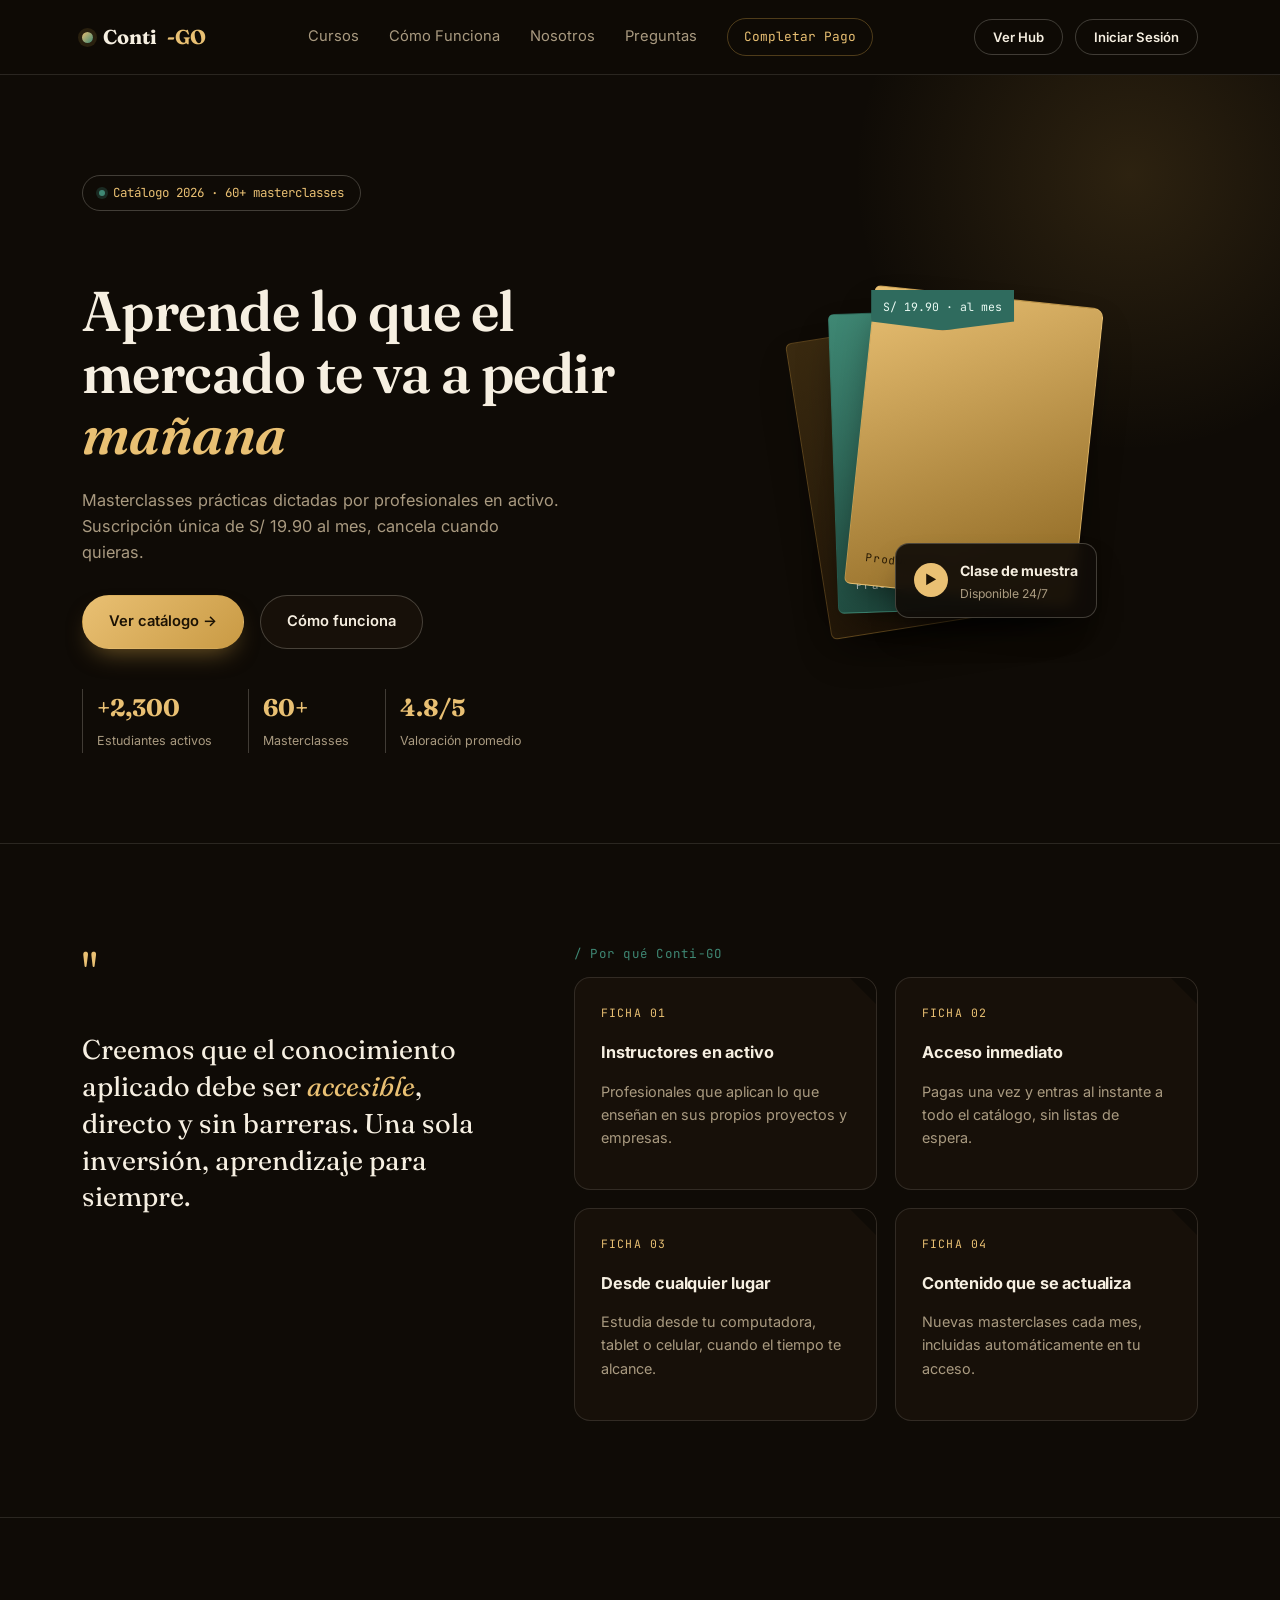
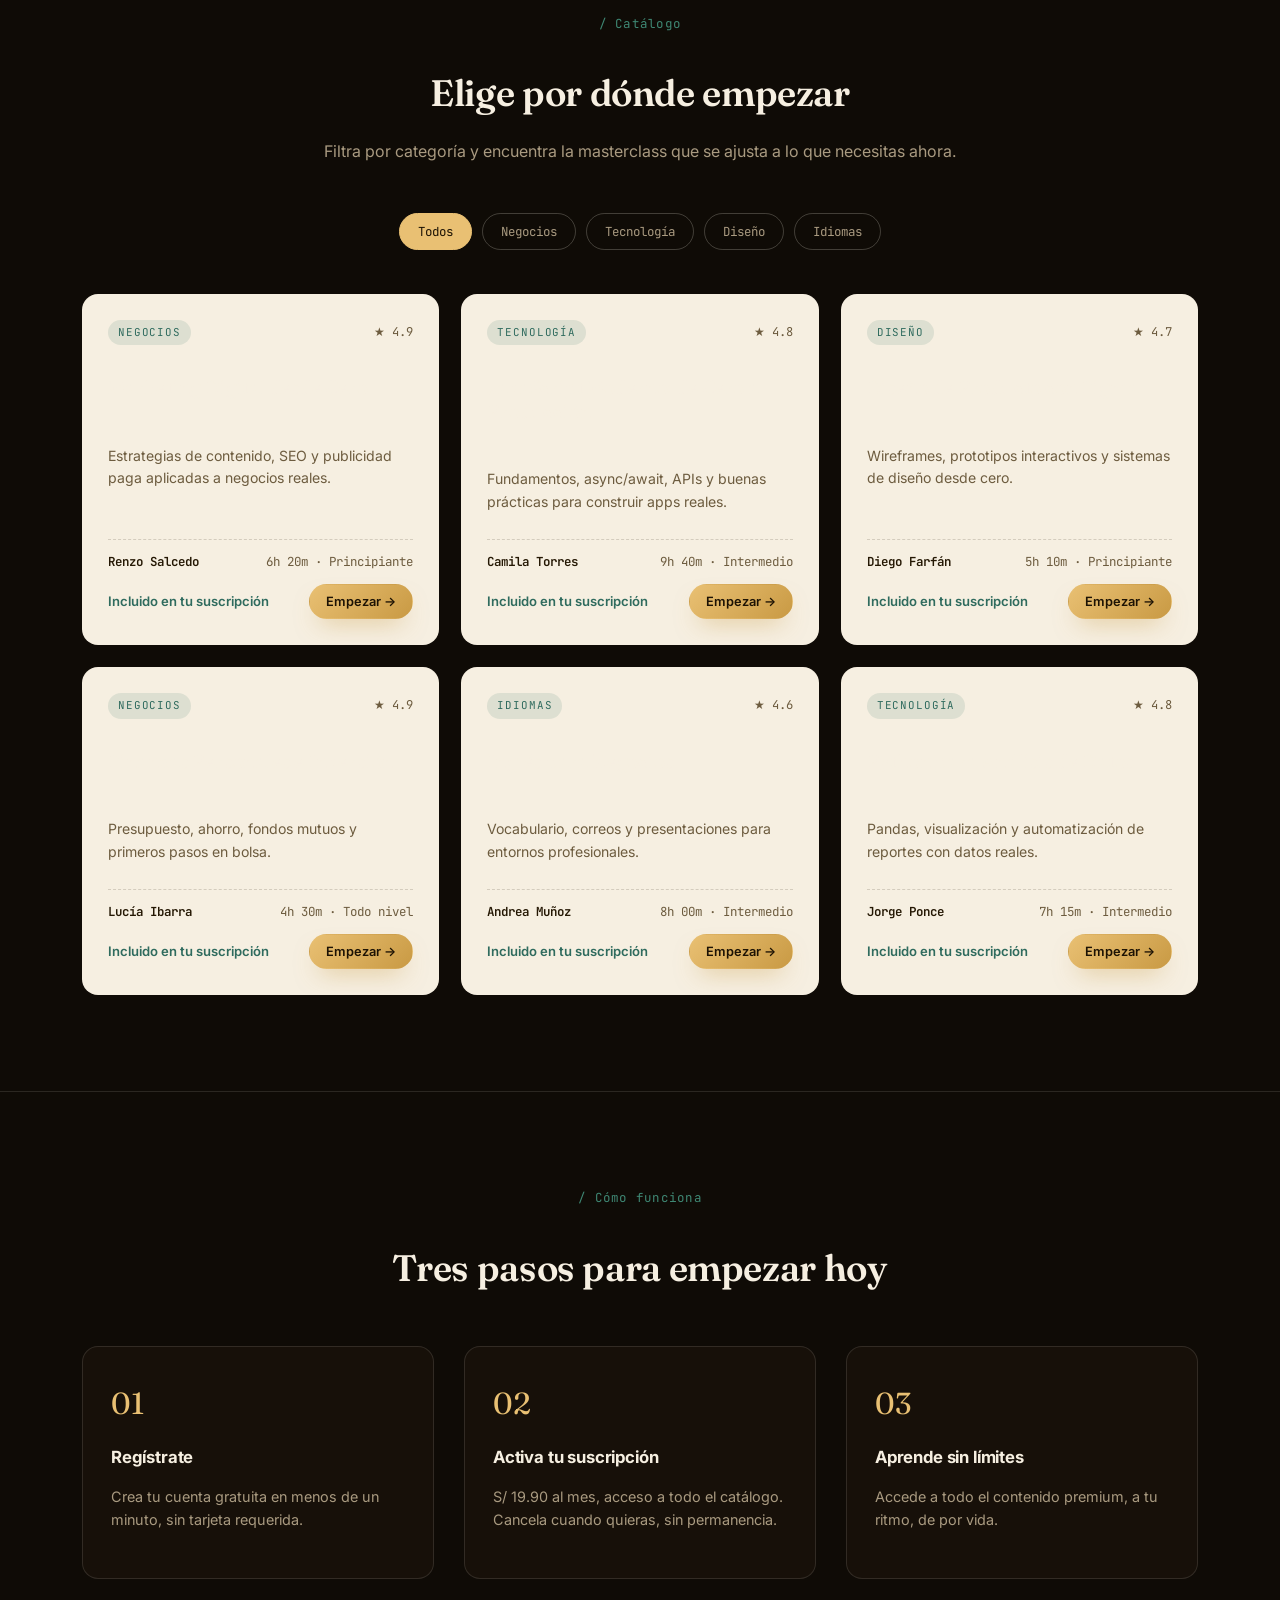
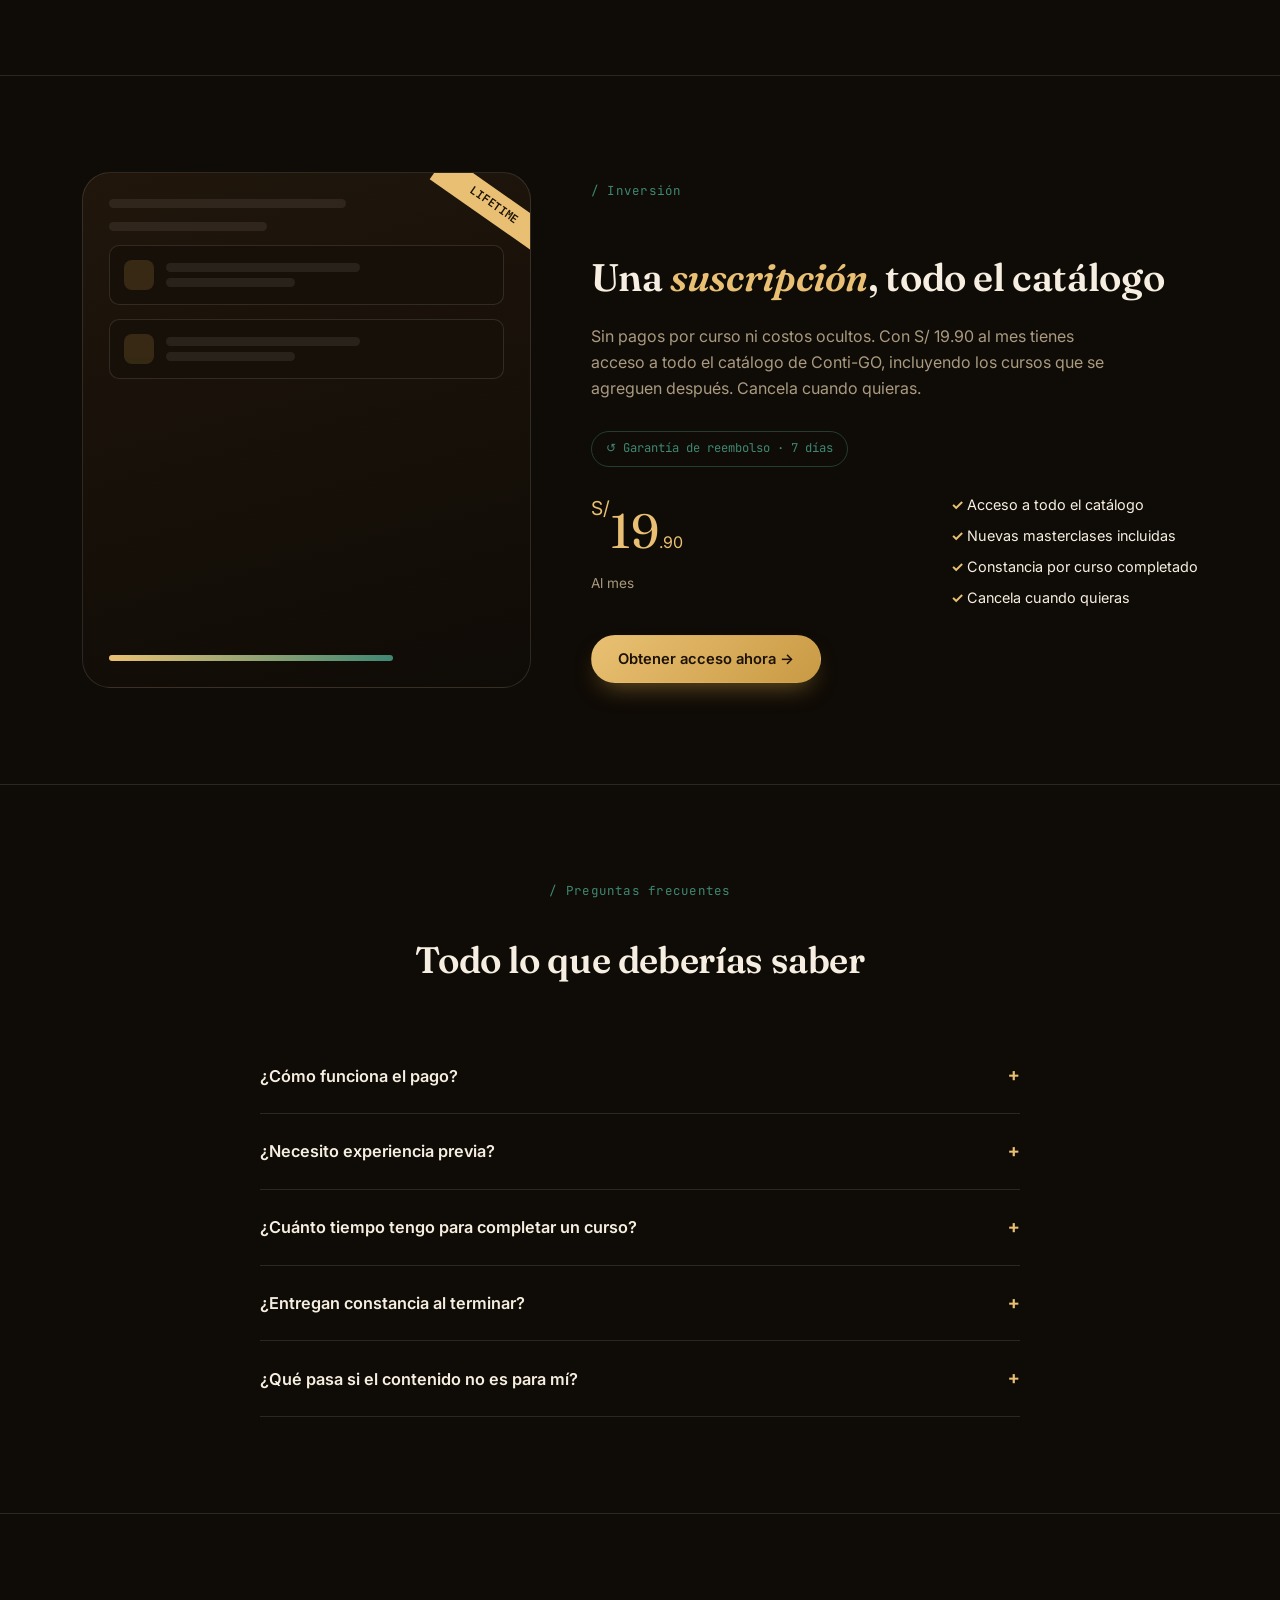
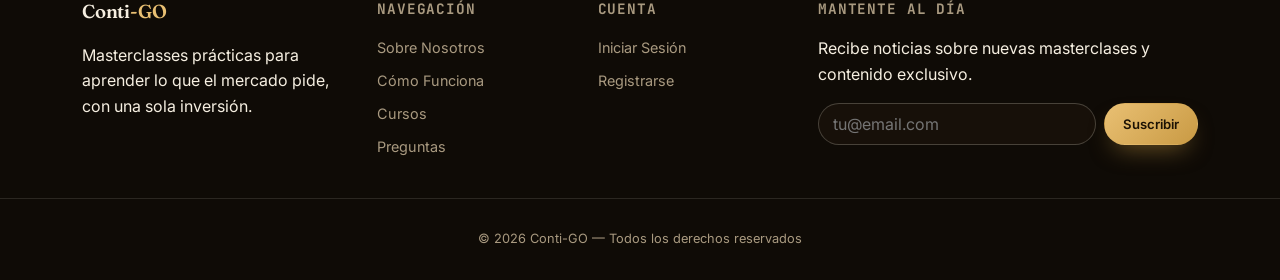
<file: index.html>
<!DOCTYPE html>
<html lang="es">
<head>
<meta charset="UTF-8">
<meta name="viewport" content="width=device-width, initial-scale=1.0">
<title>Conti-GO | Aprende lo que el mercado te va a pedir mañana</title>
<meta name="description" content="Conti-GO: masterclasses prácticas con pago único y acceso de por vida.">
<link rel="preconnect" href="https://fonts.googleapis.com">
<link rel="preconnect" href="https://fonts.gstatic.com" crossorigin>
<link href="https://fonts.googleapis.com/css2?family=Fraunces:ital,opsz,wght@0,9..144,400;0,9..144,600;0,9..144,700;1,9..144,500&family=Inter:wght@400;500;600;700;800&family=JetBrains+Mono:wght@400;500;600&display=swap" rel="stylesheet">
<link rel="stylesheet" href="theme.css">
<style>
/* ============ HERO ============ */
.hero{padding:100px 0 90px;position:relative;overflow:hidden}
.hero::before{content:"";position:absolute;top:-200px;right:-150px;width:600px;height:600px;background:radial-gradient(circle,rgba(201,154,68,.16),transparent 65%);pointer-events:none}
.hero-inner{display:grid;grid-template-columns:1.05fr .95fr;gap:60px;align-items:center;position:relative}
.badge{display:inline-flex;align-items:center;gap:8px;border:1px solid var(--line-strong);padding:7px 16px;border-radius:999px;font-size:.78rem;color:var(--gold-hi);margin-bottom:22px;font-family:var(--mono)}
.badge .dot{width:6px;height:6px;border-radius:50%;background:var(--teal-hi);box-shadow:0 0 0 3px rgba(63,136,116,.25)}
.hero h1{font-size:clamp(2.3rem,4.4vw,3.5rem);line-height:1.1;margin-bottom:22px}
.hero p.lead{color:var(--text-dim);max-width:480px;margin-bottom:30px;font-size:1.02rem}
.hero-buttons{display:flex;gap:16px;margin-bottom:40px;flex-wrap:wrap}
.hero-stats{display:flex;gap:36px;flex-wrap:wrap}
.hero-stats div{border-left:1px solid var(--line-strong);padding-left:14px}
.hero-stats strong{display:block;font-family:var(--serif);font-size:1.5rem;color:var(--gold-hi)}
.hero-stats span{font-size:.78rem;color:var(--text-dim)}

.hero-visual{position:relative;height:420px;display:flex;align-items:center;justify-content:center}
.book-stack{position:relative;width:280px;height:320px}
.book{position:absolute;border-radius:6px 10px 10px 6px;box-shadow:0 20px 40px -14px rgba(0,0,0,.6);display:flex;align-items:flex-end;padding:18px;font-family:var(--mono);font-size:.68rem;letter-spacing:.06em;color:rgba(255,255,255,.75);transition:transform .4s var(--ease)}
.book:hover{transform:translateY(-6px) rotate(0deg) !important}
.book-1{width:230px;height:300px;background:linear-gradient(155deg,#3a2a10,#1a1006);left:0;top:20px;transform:rotate(-9deg);z-index:1;border:1px solid rgba(201,154,68,.3)}
.book-2{width:230px;height:300px;background:linear-gradient(155deg,var(--teal-hi),#173a31);left:26px;top:6px;transform:rotate(-2deg);z-index:2;border:1px solid rgba(63,136,116,.4)}
.book-3{width:230px;height:300px;background:linear-gradient(155deg,var(--gold-hi),#8a641f);left:52px;top:-8px;transform:rotate(6deg);z-index:3;border:1px solid rgba(233,192,115,.5);color:#241703}
.floating-card{position:absolute;bottom:6px;right:-10px;z-index:4;background:rgba(17,13,8,.92);border:1px solid var(--line-strong);border-radius:14px;padding:14px 18px;display:flex;align-items:center;gap:12px;backdrop-filter:blur(6px);box-shadow:0 18px 34px -14px rgba(0,0,0,.7)}
.play-icon{background:var(--gold-hi);color:#1c1204;width:34px;height:34px;border-radius:50%;display:flex;align-items:center;justify-content:center;flex-shrink:0;font-size:.8rem}
.floating-card strong{font-size:.88rem}
.floating-card p{color:var(--text-dim);font-size:.76rem;margin:0}
.ribbon{position:absolute;top:-14px;left:64px;z-index:5;background:var(--teal);color:#eafaf3;font-family:var(--mono);font-size:.72rem;padding:8px 12px 14px;clip-path:polygon(0 0,100% 0,100% 78%,50% 100%,0 78%);box-shadow:0 10px 20px -8px rgba(0,0,0,.5)}

/* ============ VISION ============ */
.vision-inner{display:grid;grid-template-columns:.9fr 1.3fr;gap:60px}
.vision-quote{font-family:var(--serif);font-size:1.7rem;line-height:1.35}
.quote-mark{color:var(--gold-hi);font-size:3rem;display:block;margin-bottom:6px;font-family:var(--serif)}
.vision-cards{display:grid;grid-template-columns:1fr 1fr;gap:18px}
.card-fold::after{content:"";position:absolute;top:0;right:0;width:0;height:0;border-style:solid;border-width:0 26px 26px 0;border-color:transparent var(--ink) transparent transparent;transition:border-width .25s var(--ease)}
.card-fold:hover::after{border-width:0 34px 34px 0}
.card-index{font-family:var(--mono);color:var(--gold-hi);font-size:.72rem;letter-spacing:.1em;margin-bottom:14px;display:block}
.card-fold h3{font-family:var(--sans);font-weight:700;font-size:1.02rem;margin-bottom:8px}
.card-fold p{color:var(--text-dim);font-size:.9rem}

/* ============ CURSOS (vitrina) ============ */
.filter-tabs{display:flex;gap:10px;flex-wrap:wrap;justify-content:center;margin-bottom:44px}
.filter-tab{font-family:var(--mono);font-size:.78rem;padding:9px 18px;border-radius:999px;border:1px solid var(--line-strong);background:transparent;color:var(--text-dim);cursor:pointer;transition:all .2s var(--ease)}
.filter-tab:hover{color:var(--text)}
.filter-tab.active{background:var(--gold-hi);color:#1c1204;border-color:var(--gold-hi)}
.course-grid{display:grid;grid-template-columns:repeat(3,1fr);gap:22px}
.course-card{background:var(--paper);color:var(--ink-text);border-radius:var(--r-md);padding:26px;position:relative;overflow:hidden;transition:transform .3s var(--ease),box-shadow .3s var(--ease);display:flex;flex-direction:column;gap:12px}
.course-card:hover{transform:translateY(-6px);box-shadow:0 22px 40px -16px rgba(0,0,0,.5)}
.course-tag-row{display:flex;justify-content:space-between;align-items:center}
.course-cat{font-family:var(--mono);font-size:.68rem;letter-spacing:.08em;text-transform:uppercase;color:var(--teal);background:rgba(47,107,94,.12);padding:4px 10px;border-radius:999px}
.course-rating{font-family:var(--mono);font-size:.76rem;color:var(--ink-text-dim)}
.course-card h3{font-family:var(--serif);font-size:1.18rem;line-height:1.25}
.course-card p{color:var(--ink-text-dim);font-size:.88rem;flex:1}
.course-meta{display:flex;justify-content:space-between;align-items:center;font-size:.78rem;color:var(--ink-text-dim);border-top:1px dashed var(--line-soft);padding-top:12px;font-family:var(--mono)}
.course-instructor{font-weight:600;color:var(--ink-text)}
.course-price-row{display:flex;justify-content:space-between;align-items:center;gap:10px}
.course-price{font-family:var(--sans);font-size:.82rem;color:var(--teal);font-weight:600}
.course-price-currency{font-family:var(--mono);font-size:.8rem;vertical-align:top}
.course-buy{white-space:nowrap;padding:9px 16px;font-size:.8rem}

/* ============ COMO FUNCIONA ============ */
.steps{display:grid;grid-template-columns:repeat(3,1fr);gap:30px}
.step{background:var(--ink-2);border:1px solid var(--line);border-radius:var(--r-md);padding:32px 28px}
.step-number{color:var(--gold-hi);font-family:var(--serif);font-size:1.9rem;display:block;margin-bottom:8px}
.step h3{font-family:var(--sans);font-weight:700;margin-bottom:8px;font-size:1.05rem}
.step p{color:var(--text-dim);font-size:.9rem}

/* ============ PAGO (teaser en landing) ============ */
.pago-inner{display:grid;grid-template-columns:.85fr 1.15fr;gap:60px;align-items:center}
.pago-visual{border-radius:var(--r-lg);overflow:hidden;aspect-ratio:4/4.6;background:linear-gradient(165deg,var(--ink-3),var(--ink));border:1px solid var(--line);position:relative;padding:26px;display:flex;flex-direction:column;gap:14px}
.pago-visual .mock-line{height:9px;border-radius:5px;background:rgba(246,239,225,.08)}
.pago-visual .mock-line.w60{width:60%}
.pago-visual .mock-line.w40{width:40%}
.pago-visual .mock-bar{background:var(--ink-2);border:1px solid var(--line);border-radius:10px;padding:14px;display:flex;align-items:center;gap:12px}
.pago-visual .mock-icon{width:30px;height:30px;border-radius:8px;background:rgba(201,154,68,.18);flex-shrink:0}
.pago-visual .mock-fill{height:6px;border-radius:4px;background:linear-gradient(90deg,var(--gold-hi),var(--teal-hi));width:72%;margin-top:auto}
.pago-visual .mock-ribbon{position:absolute;top:18px;right:-32px;background:var(--gold-hi);color:#1c1204;font-family:var(--mono);font-size:.7rem;padding:6px 40px;transform:rotate(35deg);font-weight:700}
.pago-info h2{font-size:clamp(1.9rem,3.2vw,2.4rem);margin-bottom:16px}
.pago-info>p{color:var(--text-dim);margin-bottom:30px;max-width:520px}
.guarantee{display:inline-flex;align-items:center;gap:8px;font-family:var(--mono);font-size:.76rem;color:var(--teal-hi);border:1px solid rgba(63,136,116,.4);padding:7px 14px;border-radius:999px;margin-bottom:26px}
.price{display:flex;justify-content:space-between;align-items:flex-end;margin-bottom:26px;flex-wrap:wrap;gap:20px}
.currency{font-size:1.2rem;color:var(--gold-hi);vertical-align:top}
.amount{font-family:var(--serif);font-size:3rem;color:var(--gold-hi)}
.cents{color:var(--gold-hi)}
.price-label{color:var(--text-dim);font-size:.85rem;margin-top:4px}
.price-features{list-style:none;color:var(--text-dim);font-size:.9rem;display:flex;flex-direction:column;gap:8px}
.price-features li{color:var(--text)}
.price-features li::before{content:"✓ ";color:var(--gold-hi);font-weight:700}

/* ============ FAQ ============ */
.faq-list{max-width:760px;margin:0 auto}
.faq-item{border-bottom:1px solid var(--line);padding:22px 0}
.faq-q{display:flex;justify-content:space-between;align-items:center;cursor:pointer;font-weight:600;font-size:1.02rem}
.faq-q .plus{font-family:var(--mono);color:var(--gold-hi);transition:transform .25s var(--ease);font-size:1.2rem}
.faq-item.open .plus{transform:rotate(45deg)}
.faq-a{max-height:0;overflow:hidden;transition:max-height .3s var(--ease)}
.faq-a p{color:var(--text-dim);padding-top:14px;font-size:.92rem;max-width:640px}

/* ============ FOOTER ============ */
.footer{padding:64px 0 30px;border-top:1px solid var(--line)}
.footer-inner{display:grid;grid-template-columns:1.4fr 1fr 1fr 1.4fr;gap:34px}
.footer h3{font-family:var(--serif);margin-bottom:12px}
.footer h4{margin-bottom:16px;font-size:.9rem;font-family:var(--mono);letter-spacing:.06em;text-transform:uppercase;color:var(--text-dim)}
.footer>.container>.footer-inner>div>p{color:var(--text-dim);font-size:.85rem}
.footer-links a{display:block;color:var(--text-dim);font-size:.9rem;margin-bottom:10px;transition:color .2s}
.footer-links a:hover{color:var(--gold-hi)}
.footer-bottom{text-align:center;color:var(--text-dim);font-size:.8rem;padding-top:30px;margin-top:30px;border-top:1px solid var(--line)}
.subscribe-form{display:flex;gap:8px;margin-top:12px}
.subscribe-form input{flex:1;background:var(--ink-2);border:1px solid var(--line-strong);border-radius:999px;padding:10px 14px;color:var(--text)}

.to-top{position:fixed;bottom:24px;right:24px;width:44px;height:44px;border-radius:50%;background:var(--gold-hi);color:#1c1204;border:none;cursor:pointer;opacity:0;pointer-events:none;transition:opacity .25s;z-index:60}
.to-top.show{opacity:1;pointer-events:auto}

@media (max-width:980px){
  .hero-inner,.vision-inner,.pago-inner{grid-template-columns:1fr}
  .hero-visual{order:-1;height:320px}
  .course-grid{grid-template-columns:1fr 1fr}
  .footer-inner{grid-template-columns:1fr 1fr}
}
@media (max-width:760px){
  .vision-cards{grid-template-columns:1fr}
  .course-grid{grid-template-columns:1fr}
  .steps{grid-template-columns:1fr}
  .footer-inner{grid-template-columns:1fr}
  .price{flex-direction:column;align-items:flex-start}
}
/* ============ VISTA PREVIA DEL HUB ============ */
.hub-preview-modal{max-width:600px}
.hub-preview-grid{display:grid;grid-template-columns:1fr 1fr;gap:12px;margin:20px 0 24px}
.hub-preview-tile{
  background:#f3ecdc;border:1px solid rgba(17,13,8,.1);border-radius:18px;padding:16px;
  display:flex;flex-direction:column;gap:6px;text-align:left;cursor:pointer;font-family:inherit;
  transition:transform .18s var(--ease),box-shadow .18s var(--ease);width:100%;
}
.hub-preview-tile:hover{transform:translateY(-3px);box-shadow:0 14px 26px -12px rgba(0,0,0,.35)}
.hub-preview-icon{font-size:1.4rem}
.hub-preview-cat{font-family:var(--mono);font-size:.65rem;text-transform:uppercase;letter-spacing:.06em;color:var(--teal)}
.hub-preview-title{font-family:var(--serif);font-size:.95rem;color:var(--ink-text);line-height:1.25}
.hub-preview-count{font-family:var(--mono);font-size:.68rem;color:var(--ink-text-dim)}
@media (max-width:520px){ .hub-preview-grid{grid-template-columns:1fr} }

.hub-preview-back{
  background:none;border:none;cursor:pointer;color:var(--teal);font-family:var(--mono);
  font-size:.8rem;padding:0 0 16px;
}
.hub-preview-detail-head{display:flex;align-items:center;gap:14px;margin-bottom:16px}
.hub-preview-detail-icon{
  width:48px;height:48px;border-radius:14px;background:#e9c073;display:flex;align-items:center;
  justify-content:center;font-size:1.5rem;flex-shrink:0;
}
.hub-preview-detail-head h2{font-size:1.25rem;margin-top:2px}
.hub-preview-player{
  background:#1a1510;border:1px dashed rgba(17,13,8,.25);border-radius:14px;
  aspect-ratio:16/7;display:flex;align-items:center;justify-content:center;margin-bottom:20px;
  color:#a89d87;font-family:var(--mono);font-size:.8rem;text-align:center;padding:16px;
}
.hub-preview-level{margin-bottom:16px}
.hub-preview-level-tag{
  display:inline-block;font-family:var(--mono);font-size:.68rem;text-transform:uppercase;
  letter-spacing:.06em;padding:4px 12px;border-radius:999px;margin-bottom:8px;font-weight:700;
}
.hub-preview-level-tag.level-principiante{background:rgba(63,136,116,.14);color:var(--teal)}
.hub-preview-level-tag.level-intermedio{background:rgba(201,154,68,.16);color:#a97a1f}
.hub-preview-level-tag.level-avanzado{background:rgba(192,57,43,.12);color:#a5382c}
.hub-preview-level-tag.level-todo-nivel{background:rgba(17,13,8,.08);color:var(--ink-text-dim)}
.hub-preview-lesson-list{display:flex;flex-direction:column;gap:6px}
.hub-preview-lesson{
  font-size:.85rem;color:var(--ink-text);background:#f3ecdc;border:1px solid rgba(17,13,8,.08);
  border-radius:10px;padding:9px 13px;
}

/* ============ INTRO / SPLASH ============ */
#introOverlay{
  position:fixed;inset:0;z-index:9999;background:#0a0705;overflow:hidden;
  transition:opacity .5s ease;
}
#introOverlay img{
  width:100%;height:100%;object-fit:cover;display:block;
  opacity:0;transform:scale(1.06);
  animation:introReveal .75s cubic-bezier(.22,1,.36,1) forwards;
}
@keyframes introReveal{ to{ opacity:1; transform:scale(1); } }
#introOverlay.intro-hide{ opacity:0; pointer-events:none; }
body.intro-lock{ overflow:hidden; }
@media (prefers-reduced-motion: reduce){
  #introOverlay img{ animation:none; opacity:1; transform:none; }
}
</style>
</head>
<body>

<!-- INTRO: animación de bienvenida -->
<div id="introOverlay" aria-hidden="true">
  <img src="logo-intro.png" alt="">
</div>


<div class="toast-stack" id="toastStack"></div>

<!-- NAVBAR -->
<header class="navbar" id="navbar">
  <div class="container navbar-inner">
    <a href="#" class="logo"><span class="logo-mark"></span>Conti<span class="accent">-GO</span></a>

    <nav class="nav-links" id="navLinks">
      <a href="#cursos">Cursos</a>
      <a href="#como-funciona">Cómo Funciona</a>
      <a href="#nosotros">Nosotros</a>
      <a href="#faq">Preguntas</a>
      <a href="#" id="navPago" class="nav-highlight">Completar Pago</a>
      <a href="hub.html" class="auth-only hidden">Mi Hub</a>
    </nav>

    <div class="navbar-actions">
      <span id="adminBadge" class="admin-badge hidden">Admin</span>
      <span id="paidBadge" class="paid-badge hidden">Acceso activo</span>
      <button id="btnPreviewHub" class="btn btn-outline btn-sm">Ver Hub</button>
      <button id="btnLogin" class="btn btn-outline btn-sm">Iniciar Sesión</button>
      <button id="btnLogout" class="btn btn-outline btn-sm hidden">Cerrar Sesión</button>
    </div>
  </div>
</header>

<!-- HERO -->
<section class="hero">
  <div class="container hero-inner">
    <div class="hero-text">
      <span class="badge"><span class="dot"></span>Catálogo 2026 · 60+ masterclasses</span>
      <h1>Aprende lo que el mercado te va a pedir <span class="accent-italic">mañana</span></h1>
      <p class="lead">Masterclasses prácticas dictadas por profesionales en activo. Suscripción única de S/ 19.90 al mes, cancela cuando quieras.</p>

      <div class="hero-buttons">
        <a href="#cursos" class="btn btn-primary">Ver catálogo →</a>
        <a href="#como-funciona" class="btn btn-secondary">Cómo funciona</a>
      </div>

      <div class="hero-stats">
        <div><strong>+2,300</strong><span>Estudiantes activos</span></div>
        <div><strong>60+</strong><span>Masterclasses</span></div>
        <div><strong>4.8/5</strong><span>Valoración promedio</span></div>
      </div>
    </div>

    <div class="hero-visual">
      <div class="book-stack">
        <div class="ribbon">S/ 19.90 · al mes</div>
        <div class="book book-1">Fundamentos</div>
        <div class="book book-2">Práctica</div>
        <div class="book book-3">Producción</div>
        <div class="floating-card">
          <span class="play-icon">▶</span>
          <div><strong>Clase de muestra</strong><p>Disponible 24/7</p></div>
        </div>
      </div>
    </div>
  </div>
</section>

<!-- VISION -->
<section id="nosotros" class="section-border reveal">
  <div class="container vision-inner">
    <div class="vision-quote">
      <span class="quote-mark">"</span>
      <p>Creemos que el conocimiento aplicado debe ser <em class="accent-italic">accesible</em>, directo y sin barreras. Una sola inversión, aprendizaje para siempre.</p>
    </div>

    <div>
      <span class="eyebrow">/ Por qué Conti-GO</span>
      <div class="vision-cards">
        <div class="card-fold"><span class="card-index">FICHA 01</span><h3>Instructores en activo</h3><p>Profesionales que aplican lo que enseñan en sus propios proyectos y empresas.</p></div>
        <div class="card-fold"><span class="card-index">FICHA 02</span><h3>Acceso inmediato</h3><p>Pagas una vez y entras al instante a todo el catálogo, sin listas de espera.</p></div>
        <div class="card-fold"><span class="card-index">FICHA 03</span><h3>Desde cualquier lugar</h3><p>Estudia desde tu computadora, tablet o celular, cuando el tiempo te alcance.</p></div>
        <div class="card-fold"><span class="card-index">FICHA 04</span><h3>Contenido que se actualiza</h3><p>Nuevas masterclases cada mes, incluidas automáticamente en tu acceso.</p></div>
      </div>
    </div>
  </div>
</section>

<!-- CURSOS -->
<section id="cursos" class="section-border reveal">
  <div class="container">
    <div class="section-head center">
      <span class="eyebrow center">/ Catálogo</span>
      <h2 class="section-title">Elige por dónde empezar</h2>
      <p>Filtra por categoría y encuentra la masterclass que se ajusta a lo que necesitas ahora.</p>
    </div>
    <div class="filter-tabs" id="filterTabs"></div>
    <div class="course-grid" id="courseGrid"></div>
  </div>
</section>

<!-- COMO FUNCIONA -->
<section id="como-funciona" class="section-border reveal">
  <div class="container">
    <div class="section-head center">
      <span class="eyebrow center">/ Cómo funciona</span>
      <h2 class="section-title">Tres pasos para empezar hoy</h2>
    </div>
    <div class="steps">
      <div class="step"><span class="step-number">01</span><h3>Regístrate</h3><p>Crea tu cuenta gratuita en menos de un minuto, sin tarjeta requerida.</p></div>
      <div class="step"><span class="step-number">02</span><h3>Activa tu suscripción</h3><p>S/ 19.90 al mes, acceso a todo el catálogo. Cancela cuando quieras, sin permanencia.</p></div>
      <div class="step"><span class="step-number">03</span><h3>Aprende sin límites</h3><p>Accede a todo el contenido premium, a tu ritmo, de por vida.</p></div>
    </div>
  </div>
</section>

<!-- PAGO (teaser) -->
<section id="pago" class="section-border reveal">
  <div class="container pago-inner">
    <div class="pago-visual">
      <div class="mock-ribbon">LIFETIME</div>
      <div class="mock-line w60"></div>
      <div class="mock-line w40"></div>
      <div class="mock-bar"><div class="mock-icon"></div><div style="flex:1"><div class="mock-line w60" style="margin-bottom:6px"></div><div class="mock-line w40"></div></div></div>
      <div class="mock-bar"><div class="mock-icon"></div><div style="flex:1"><div class="mock-line w60" style="margin-bottom:6px"></div><div class="mock-line w40"></div></div></div>
      <div class="mock-fill"></div>
    </div>

    <div class="pago-info">
      <span class="eyebrow">/ Inversión</span>
      <h2>Una <span class="accent-italic">suscripción</span>, todo el catálogo</h2>
      <p>Sin pagos por curso ni costos ocultos. Con S/ 19.90 al mes tienes acceso a todo el catálogo de Conti-GO, incluyendo los cursos que se agreguen después. Cancela cuando quieras.</p>
      <span class="guarantee">↺ Garantía de reembolso · 7 días</span>
      <div class="price">
        <div><span class="currency">S/</span><span class="amount">19</span><span class="cents">.90</span><p class="price-label">Al mes</p></div>
        <ul class="price-features">
          <li>Acceso a todo el catálogo</li>
          <li>Nuevas masterclases incluidas</li>
          <li>Constancia por curso completado</li>
          <li>Cancela cuando quieras</li>
        </ul>
      </div>
      <button class="btn btn-primary" id="btnPagar">Obtener acceso ahora →</button>
    </div>
  </div>
</section>

<!-- FAQ -->
<section id="faq" class="section-border reveal">
  <div class="container">
    <div class="section-head center">
      <span class="eyebrow center">/ Preguntas frecuentes</span>
      <h2 class="section-title">Todo lo que deberías saber</h2>
    </div>
    <div class="faq-list" id="faqList"></div>
  </div>
</section>

<!-- FOOTER -->
<footer class="footer">
  <div class="container footer-inner">
    <div>
      <h3>Conti<span class="accent">-GO</span></h3>
      <p>Masterclasses prácticas para aprender lo que el mercado pide, con una sola inversión.</p>
    </div>
    <div class="footer-links">
      <h4>Navegación</h4>
      <a href="#nosotros">Sobre Nosotros</a>
      <a href="#como-funciona">Cómo Funciona</a>
      <a href="#cursos">Cursos</a>
      <a href="#faq">Preguntas</a>
    </div>
    <div class="footer-links">
      <h4>Cuenta</h4>
      <a href="#" id="footerLogin">Iniciar Sesión</a>
      <a href="#" id="footerRegister">Registrarse</a>
    </div>
    <div>
      <h4>Mantente al día</h4>
      <p>Recibe noticias sobre nuevas masterclases y contenido exclusivo.</p>
      <form class="subscribe-form" id="subscribeForm">
        <input type="email" id="subscribeEmail" placeholder="tu@email.com" required>
        <button type="submit" class="btn btn-primary btn-sm">Suscribir</button>
      </form>
    </div>
  </div>
  <div class="footer-bottom">© 2026 Conti-GO — Todos los derechos reservados</div>
</footer>

<button class="to-top" id="toTop" aria-label="Volver arriba">↑</button>

<!-- MODAL: LOGIN -->
<div class="modal-overlay hidden" id="loginModal">
  <div class="modal">
    <button class="modal-close" data-close>&times;</button>
    <h2>Iniciar Sesión</h2>
    <p class="modal-sub">Ingresa con la cuenta que registraste en Conti-GO.</p>
    <form id="loginForm">
      <label>Correo electrónico</label>
      <input type="email" id="loginEmail" required placeholder="tu@email.com">
      <label>Contraseña</label>
      <div class="pw-wrap">
        <input type="password" id="loginPassword" required placeholder="••••••••">
        <button type="button" class="pw-toggle" data-toggle="loginPassword">ver</button>
      </div>
      <p class="form-error hidden" id="loginError"></p>
      <button type="submit" class="btn btn-primary full">Ingresar</button>
    </form>
    <p class="modal-switch">¿No tienes cuenta? <a href="#" id="switchToRegister">Regístrate</a></p>
  </div>
</div>

<!-- MODAL: REGISTER -->
<div class="modal-overlay hidden" id="registerModal">
  <div class="modal">
    <button class="modal-close" data-close>&times;</button>
    <h2>Crear Cuenta</h2>
    <p class="modal-sub">Regístrate gratis. La suscripción (S/ 19.90 al mes) se activa en el siguiente paso.</p>
    <form id="registerForm">
      <label>Nombre completo</label>
      <input type="text" id="registerName" required placeholder="Nombre y apellido">
      <label>Correo electrónico</label>
      <input type="email" id="registerEmail" required placeholder="tu@email.com">
      <label>Contraseña</label>
      <div class="pw-wrap">
        <input type="password" id="registerPassword" required placeholder="Mínimo 6 caracteres" minlength="6">
        <button type="button" class="pw-toggle" data-toggle="registerPassword">ver</button>
      </div>

      <div class="admin-toggle">
        <label class="checkbox-label">
          <input type="checkbox" id="registerAsAdmin">
          Registrarme como Administrador
        </label>
        <div id="adminKeyWrapper" class="hidden">
          <label>Código de administrador</label>
          <input type="password" id="adminKey" placeholder="Código secreto de administrador">
          <p class="hint">Solicita este código al equipo de Conti-GO.</p>
        </div>
      </div>

      <p class="form-error hidden" id="registerError"></p>
      <button type="submit" class="btn btn-primary full">Crear cuenta</button>
    </form>
    <p class="modal-switch">¿Ya tienes cuenta? <a href="#" id="switchToLogin">Inicia sesión</a></p>
  </div>
</div>

<!-- MODAL: VISTA PREVIA DEL HUB -->
<div class="modal-overlay hidden" id="hubPreviewModal">
  <div class="modal hub-preview-modal">
    <button class="modal-close" data-close>&times;</button>

    <!-- VISTA: grilla de cursos -->
    <div id="hubPreviewGridView">
      <h2>Así se ve tu Hub</h2>
      <p class="modal-sub">Esto es lo que vas a desbloquear en tu biblioteca personal apenas actives tu suscripción. Haz clic en un curso para ver cómo se organiza por dentro.</p>
      <div class="hub-preview-grid" id="hubPreviewGrid"></div>
      <button type="button" class="btn btn-primary full" id="btnPreviewToRegister">Crear mi cuenta gratis →</button>
    </div>

    <!-- VISTA: detalle de un curso (simulación de curso.html) -->
    <div id="hubPreviewDetailView" class="hidden">
      <button type="button" class="hub-preview-back" id="btnPreviewBack">← Volver a mis cursos</button>
      <div class="hub-preview-detail-head">
        <div class="hub-preview-detail-icon" id="detailIcon">🎬</div>
        <div>
          <span class="hub-preview-cat" id="detailCat">Categoría</span>
          <h2 id="detailTitle">Título del curso</h2>
        </div>
      </div>
      <div class="hub-preview-player">
        <span>▶ Selecciona una clase para reproducirla aquí</span>
      </div>
      <div id="detailLevels"></div>
      <button type="button" class="btn btn-primary full" id="btnPreviewToRegister2">Crear mi cuenta gratis →</button>
    </div>
  </div>
</div>

<script src="local-backend.js"></script>
<script>
(function(){
  "use strict";

  /* INTRO: aparece rápido y suave, luego se desvanece revelando el sitio */
  (function runIntro(){
    const overlay = document.getElementById('introOverlay');
    if(!overlay) return;
    document.body.classList.add('intro-lock');
    const HOLD_MS = 550;   // tiempo que se ve el logo ya revelado
    const FADE_MS = 500;   // duración del desvanecido del overlay
    setTimeout(()=>{
      overlay.classList.add('intro-hide');
      document.body.classList.remove('intro-lock');
      setTimeout(()=>{ overlay.remove(); }, FADE_MS);
    }, HOLD_MS + 750); // 750ms ≈ duración de la animación de aparición del logo
  })();

  const courses = [
    {title:"Marketing Digital desde Cero",cat:"Negocios",duration:"6h 20m",level:"Principiante",rating:4.9,instructor:"Renzo Salcedo",desc:"Estrategias de contenido, SEO y publicidad paga aplicadas a negocios reales.",price:34.90,
      topics:{"Principiante":["Fundamentos del marketing digital","Cómo definir tu público objetivo","Crear tu primer calendario de contenido"],"Intermedio":["SEO on-page paso a paso","Publicidad paga en Meta Ads","Métricas que sí importan"],"Avanzado":["Funnels de conversión completos","Estrategia multicanal para marcas"]}},
    {title:"JavaScript Moderno: de Cero a Producción",cat:"Tecnología",duration:"9h 40m",level:"Intermedio",rating:4.8,instructor:"Camila Torres",desc:"Fundamentos, async/await, APIs y buenas prácticas para construir apps reales.",price:34.90,
      topics:{"Principiante":["Variables, tipos y funciones","Manipulación del DOM"],"Intermedio":["Async/await y Promesas","Consumo de APIs REST","Módulos y buenas prácticas"],"Avanzado":["Patrones de arquitectura frontend","Optimización y despliegue a producción"]}},
    {title:"Diseño de Producto con Figma",cat:"Diseño",duration:"5h 10m",level:"Principiante",rating:4.7,instructor:"Diego Farfán",desc:"Wireframes, prototipos interactivos y sistemas de diseño desde cero.",price:34.90,
      topics:{"Principiante":["Interfaz de Figma y primeros wireframes","Componentes y estilos base"],"Intermedio":["Prototipos interactivos","Auto layout y grillas responsivas"],"Avanzado":["Sistemas de diseño escalables","Handoff con desarrollo"]}},
    {title:"Finanzas Personales e Inversión",cat:"Negocios",duration:"4h 30m",level:"Todo nivel",rating:4.9,instructor:"Lucía Ibarra",desc:"Presupuesto, ahorro, fondos mutuos y primeros pasos en bolsa.",price:34.90,
      topics:{"Principiante":["Cómo armar tu primer presupuesto","El fondo de emergencia"],"Intermedio":["Fondos mutuos y ETFs","Introducción a la bolsa de valores"],"Avanzado":["Diversificación de portafolio","Planeamiento financiero a largo plazo"]}},
    {title:"Inglés para Negocios",cat:"Idiomas",duration:"8h 00m",level:"Intermedio",rating:4.6,instructor:"Andrea Muñoz",desc:"Vocabulario, correos y presentaciones para entornos profesionales.",price:34.90,
      topics:{"Principiante":["Vocabulario esencial de oficina","Small talk profesional"],"Intermedio":["Redacción de correos formales","Reuniones y llamadas en inglés"],"Avanzado":["Presentaciones ejecutivas","Negociación en inglés"]}},
    {title:"Python para Análisis de Datos",cat:"Tecnología",duration:"7h 15m",level:"Intermedio",rating:4.8,instructor:"Jorge Ponce",desc:"Pandas, visualización y automatización de reportes con datos reales.",price:34.90,
      topics:{"Principiante":["Sintaxis básica de Python","Introducción a Pandas"],"Intermedio":["Limpieza y transformación de datos","Visualización con Matplotlib"],"Avanzado":["Automatización de reportes","Análisis exploratorio avanzado"]}},
  ];
  const faqs = [
    {q:"¿Cómo funciona el pago?",a:"Es una suscripción de S/ 19.90 al mes que te da acceso a todo el catálogo de Conti-GO. Puedes cancelarla cuando quieras, sin permanencia mínima."},
    {q:"¿Necesito experiencia previa?",a:"No. Cada masterclass indica su nivel: hay rutas para principiantes y contenido intermedio para quienes ya tienen bases."},
    {q:"¿Cuánto tiempo tengo para completar un curso?",a:"El acceso es de por vida, así que puedes avanzar a tu propio ritmo, pausar y retomar cuando quieras."},
    {q:"¿Entregan constancia al terminar?",a:"Sí, cada masterclass incluye una constancia descargable al completar el 100% del contenido."},
    {q:"¿Qué pasa si el contenido no es para mí?",a:"Tienes 7 días desde tu compra para solicitar el reembolso completo, sin preguntas."},
  ];

  const toastStack = document.getElementById('toastStack');
  function toast(msg, type){
    const el = document.createElement('div');
    el.className = 'toast' + (type === 'error' ? ' error' : type === 'success' ? ' success' : '');
    el.textContent = msg;
    toastStack.appendChild(el);
    setTimeout(()=>{ el.style.opacity='0'; el.style.transition='opacity .25s ease'; setTimeout(()=>el.remove(),260); }, 3400);
  }
  window.contigoToast = toast;

  window.addEventListener('scroll', ()=>{
    document.getElementById('toTop').classList.toggle('show', window.scrollY > 500);
  });
  document.getElementById('toTop').addEventListener('click', ()=>window.scrollTo({top:0,behavior:'smooth'}));

  /* CURSOS vitrina */
  const grid = document.getElementById('courseGrid');
  const tabsEl = document.getElementById('filterTabs');
  const cats = ['Todos', ...new Set(courses.map(c=>c.cat))];
  function renderTabs(active){
    tabsEl.innerHTML = cats.map(c=>`<button class="filter-tab${c===active?' active':''}" data-cat="${c}">${c}</button>`).join('');
    tabsEl.querySelectorAll('.filter-tab').forEach(btn=>{
      btn.addEventListener('click', ()=>{ renderTabs(btn.dataset.cat); renderCourses(btn.dataset.cat); });
    });
  }
  function renderCourses(cat){
    const list = cat === 'Todos' ? courses : courses.filter(c=>c.cat===cat);
    grid.innerHTML = list.map(c=>`
      <div class="course-card">
        <div class="course-tag-row"><span class="course-cat">${c.cat}</span><span class="course-rating">★ ${c.rating}</span></div>
        <h3>${c.title}</h3><p>${c.desc}</p>
        <div class="course-meta"><span class="course-instructor">${c.instructor}</span><span>${c.duration} · ${c.level}</span></div>
        <div class="course-price-row">
          <span class="course-price">Incluido en tu suscripción</span>
          <button class="btn btn-primary btn-sm course-buy" type="button" data-title="${c.title}">Empezar →</button>
        </div>
      </div>`).join('');
    grid.querySelectorAll('.course-buy').forEach(btn=>{
      btn.addEventListener('click', ()=>{
        sessionStorage.setItem('contigo_selected_course', btn.dataset.title);
        sessionStorage.setItem('contigo_selected_price', '19.90');
        goToPaymentFlow();
      });
    });
  }
  renderTabs('Todos'); renderCourses('Todos');

  const faqList = document.getElementById('faqList');
  faqList.innerHTML = faqs.map((f)=>`
    <div class="faq-item"><div class="faq-q"><span>${f.q}</span><span class="plus">+</span></div><div class="faq-a"><p>${f.a}</p></div></div>`).join('');
  faqList.querySelectorAll('.faq-item').forEach(item=>{
    const q = item.querySelector('.faq-q'); const a = item.querySelector('.faq-a');
    q.addEventListener('click', ()=>{
      const isOpen = item.classList.contains('open');
      faqList.querySelectorAll('.faq-item.open').forEach(o=>{ o.classList.remove('open'); o.querySelector('.faq-a').style.maxHeight = null; });
      if(!isOpen){ item.classList.add('open'); a.style.maxHeight = a.scrollHeight + 'px'; }
    });
  });

  document.getElementById('subscribeForm').addEventListener('submit', (e)=>{
    e.preventDefault();
    const email = document.getElementById('subscribeEmail').value;
    if(email){ toast('¡Gracias por suscribirte, ' + email + '!'); e.target.reset(); }
  });

  /* MODALES */
  const loginModal = document.getElementById('loginModal');
  const registerModal = document.getElementById('registerModal');
  const hubPreviewModal = document.getElementById('hubPreviewModal');
  function open(modal){ modal.classList.remove('hidden'); document.body.style.overflow='hidden'; }
  function close(modal){ modal.classList.add('hidden'); document.body.style.overflow=''; }

  [document.getElementById('btnLogin'), document.getElementById('footerLogin')].forEach(b=>{
    b.addEventListener('click', (e)=>{ e.preventDefault(); open(loginModal); });
  });
  document.getElementById('footerRegister').addEventListener('click', (e)=>{ e.preventDefault(); open(registerModal); });
  document.querySelectorAll('[data-close]').forEach(b=>b.addEventListener('click', ()=>{ close(loginModal); close(registerModal); close(hubPreviewModal); }));
  [loginModal, registerModal, hubPreviewModal].forEach(m=>m.addEventListener('click', (e)=>{ if(e.target === m) close(m); }));
  document.addEventListener('keydown', (e)=>{ if(e.key === 'Escape'){ close(loginModal); close(registerModal); close(hubPreviewModal); } });
  document.getElementById('switchToRegister').addEventListener('click', (e)=>{ e.preventDefault(); close(loginModal); open(registerModal); });
  document.getElementById('switchToLogin').addEventListener('click', (e)=>{ e.preventDefault(); close(registerModal); open(loginModal); });
  document.getElementById('registerAsAdmin').addEventListener('change', (e)=>{
    document.getElementById('adminKeyWrapper').classList.toggle('hidden', !e.target.checked);
  });

  /* Vista previa del Hub, junto al botón "Iniciar Sesión" */
  const hubGridView = document.getElementById('hubPreviewGridView');
  const hubDetailView = document.getElementById('hubPreviewDetailView');

  function renderHubPreview(){
    const grid = document.getElementById('hubPreviewGrid');
    grid.innerHTML = courses.map((c, i) => `
      <button type="button" class="hub-preview-tile" data-index="${i}">
        <div class="hub-preview-icon">🎬</div>
        <span class="hub-preview-cat">${c.cat}</span>
        <div class="hub-preview-title">${c.title}</div>
        <span class="hub-preview-count">${Object.keys(c.topics).length} niveles · haz clic para entrar</span>
      </button>`).join('');

    grid.querySelectorAll('.hub-preview-tile').forEach(tile=>{
      tile.addEventListener('click', ()=>openCoursePreview(courses[parseInt(tile.dataset.index,10)]));
    });
  }

  function openCoursePreview(course){
    document.getElementById('detailCat').textContent = course.cat;
    document.getElementById('detailTitle').textContent = course.title;

    const levelsEl = document.getElementById('detailLevels');
    levelsEl.innerHTML = Object.entries(course.topics).map(([level, lessons])=>`
      <div class="hub-preview-level">
        <span class="hub-preview-level-tag level-${level.replace(/\\s+/g,'-').toLowerCase()}">${level}</span>
        <div class="hub-preview-lesson-list">
          ${lessons.map(l=>`<div class="hub-preview-lesson">▶ ${l}</div>`).join('')}
        </div>
      </div>`).join('');

    hubGridView.classList.add('hidden');
    hubDetailView.classList.remove('hidden');
  }

  document.getElementById('btnPreviewHub').addEventListener('click', ()=>{
    hubDetailView.classList.add('hidden');
    hubGridView.classList.remove('hidden');
    renderHubPreview();
    open(hubPreviewModal);
  });
  document.getElementById('btnPreviewBack').addEventListener('click', ()=>{
    hubDetailView.classList.add('hidden');
    hubGridView.classList.remove('hidden');
  });
  [document.getElementById('btnPreviewToRegister'), document.getElementById('btnPreviewToRegister2')].forEach(btn=>{
    btn.addEventListener('click', ()=>{
      close(hubPreviewModal);
      open(registerModal);
    });
  });

  document.querySelectorAll('.pw-toggle').forEach(btn=>{
    btn.addEventListener('click', ()=>{
      const input = document.getElementById(btn.dataset.toggle);
      const showing = input.type === 'text';
      input.type = showing ? 'password' : 'text';
      btn.textContent = showing ? 'ver' : 'ocultar';
    });
  });

  /* "Completar Pago" / "Obtener acceso" llevan a pago.html si hay sesión, o abren registro */
  async function goToPaymentFlow(){
    const profile = await contigoGetSessionProfile();
    if(profile){ window.location.href = 'pago.html'; }
    else { open(registerModal); }
  }
  document.getElementById('navPago').addEventListener('click', (e)=>{ e.preventDefault(); goToPaymentFlow(); });
  document.getElementById('btnPagar').addEventListener('click', goToPaymentFlow);

  /* ---------- AUTH real con Supabase ---------- */
  async function updateAuthUI(){
    const profile = await contigoGetSessionProfile();
    const loggedIn = !!profile;
    document.getElementById('btnLogin').classList.toggle('hidden', loggedIn);
    document.getElementById('btnLogout').classList.toggle('hidden', !loggedIn);
    document.getElementById('adminBadge').classList.toggle('hidden', !(loggedIn && profile.role === 'admin'));
    document.getElementById('paidBadge').classList.toggle('hidden', !(loggedIn && (profile.has_paid || profile.role === 'admin')));
    document.querySelectorAll('.auth-only').forEach(el=>el.classList.toggle('hidden', !loggedIn));
  }

  document.getElementById('registerForm').addEventListener('submit', async (e)=>{
    e.preventDefault();
    const submitBtn = e.target.querySelector('button[type=submit]');
    const errorEl = document.getElementById('registerError');
    errorEl.classList.add('hidden');
    submitBtn.disabled = true; submitBtn.textContent = 'Creando cuenta...';

    const result = await contigoRegister({
      name: document.getElementById('registerName').value.trim(),
      email: document.getElementById('registerEmail').value.trim(),
      password: document.getElementById('registerPassword').value,
      wantsAdmin: document.getElementById('registerAsAdmin').checked,
      adminKey: document.getElementById('adminKey').value,
    });

    submitBtn.disabled = false; submitBtn.textContent = 'Crear cuenta';

    if(!result.ok){
      errorEl.textContent = result.message;
      errorEl.classList.remove('hidden');
      return;
    }
    close(registerModal);
    e.target.reset();
    document.getElementById('adminKeyWrapper').classList.add('hidden');
    await updateAuthUI();

    if(result.needsEmailConfirm){
      toast('Cuenta creada. Revisa tu correo para confirmar antes de iniciar sesión.', 'success');
    } else {
      toast('¡Cuenta creada! Ahora completa tu pago.', 'success');
      window.location.href = 'pago.html';
    }
  });

  document.getElementById('loginForm').addEventListener('submit', async (e)=>{
    e.preventDefault();
    const submitBtn = e.target.querySelector('button[type=submit]');
    const errorEl = document.getElementById('loginError');
    errorEl.classList.add('hidden');
    submitBtn.disabled = true; submitBtn.textContent = 'Ingresando...';

    const result = await contigoLogin({
      email: document.getElementById('loginEmail').value.trim(),
      password: document.getElementById('loginPassword').value,
    });

    submitBtn.disabled = false; submitBtn.textContent = 'Ingresar';

    if(!result.ok){
      errorEl.textContent = result.message;
      errorEl.classList.remove('hidden');
      return;
    }
    close(loginModal);
    e.target.reset();
    await updateAuthUI();
    toast('Sesión iniciada.', 'success');
  });

  document.getElementById('btnLogout').addEventListener('click', async ()=>{
    await contigoLogout();
    await updateAuthUI();
    toast('Sesión cerrada.');
  });

  updateAuthUI();

  /* ANIMACIÓN: aparición progresiva de secciones al hacer scroll */
  const revealEls = document.querySelectorAll('.reveal');
  if('IntersectionObserver' in window && revealEls.length){
    const observer = new IntersectionObserver((entries)=>{
      entries.forEach(entry=>{
        if(entry.isIntersecting){
          entry.target.classList.add('in-view');
          observer.unobserve(entry.target);
        }
      });
    }, { threshold: .15, rootMargin: '0px 0px -60px 0px' });
    revealEls.forEach(el=>observer.observe(el));
  } else {
    revealEls.forEach(el=>el.classList.add('in-view'));
  }
})();
</script>
</body>
</html>
</file>
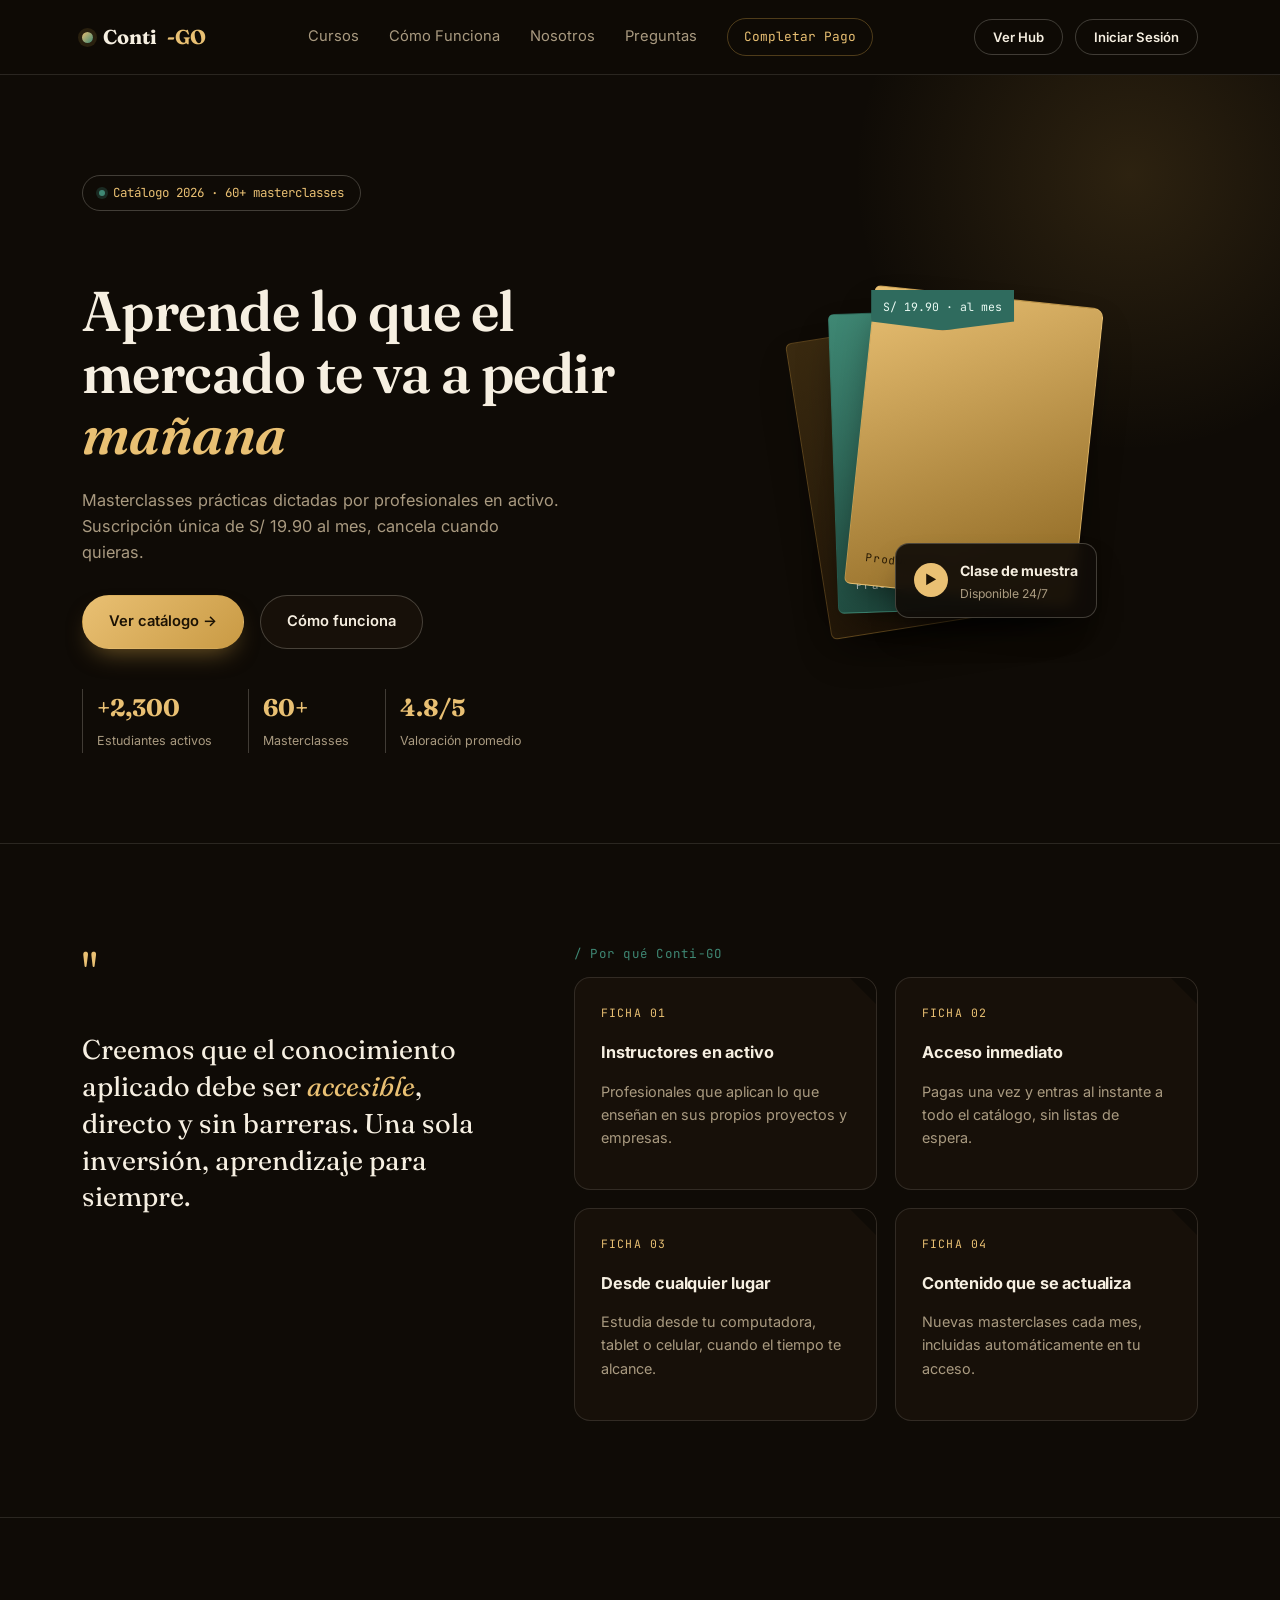
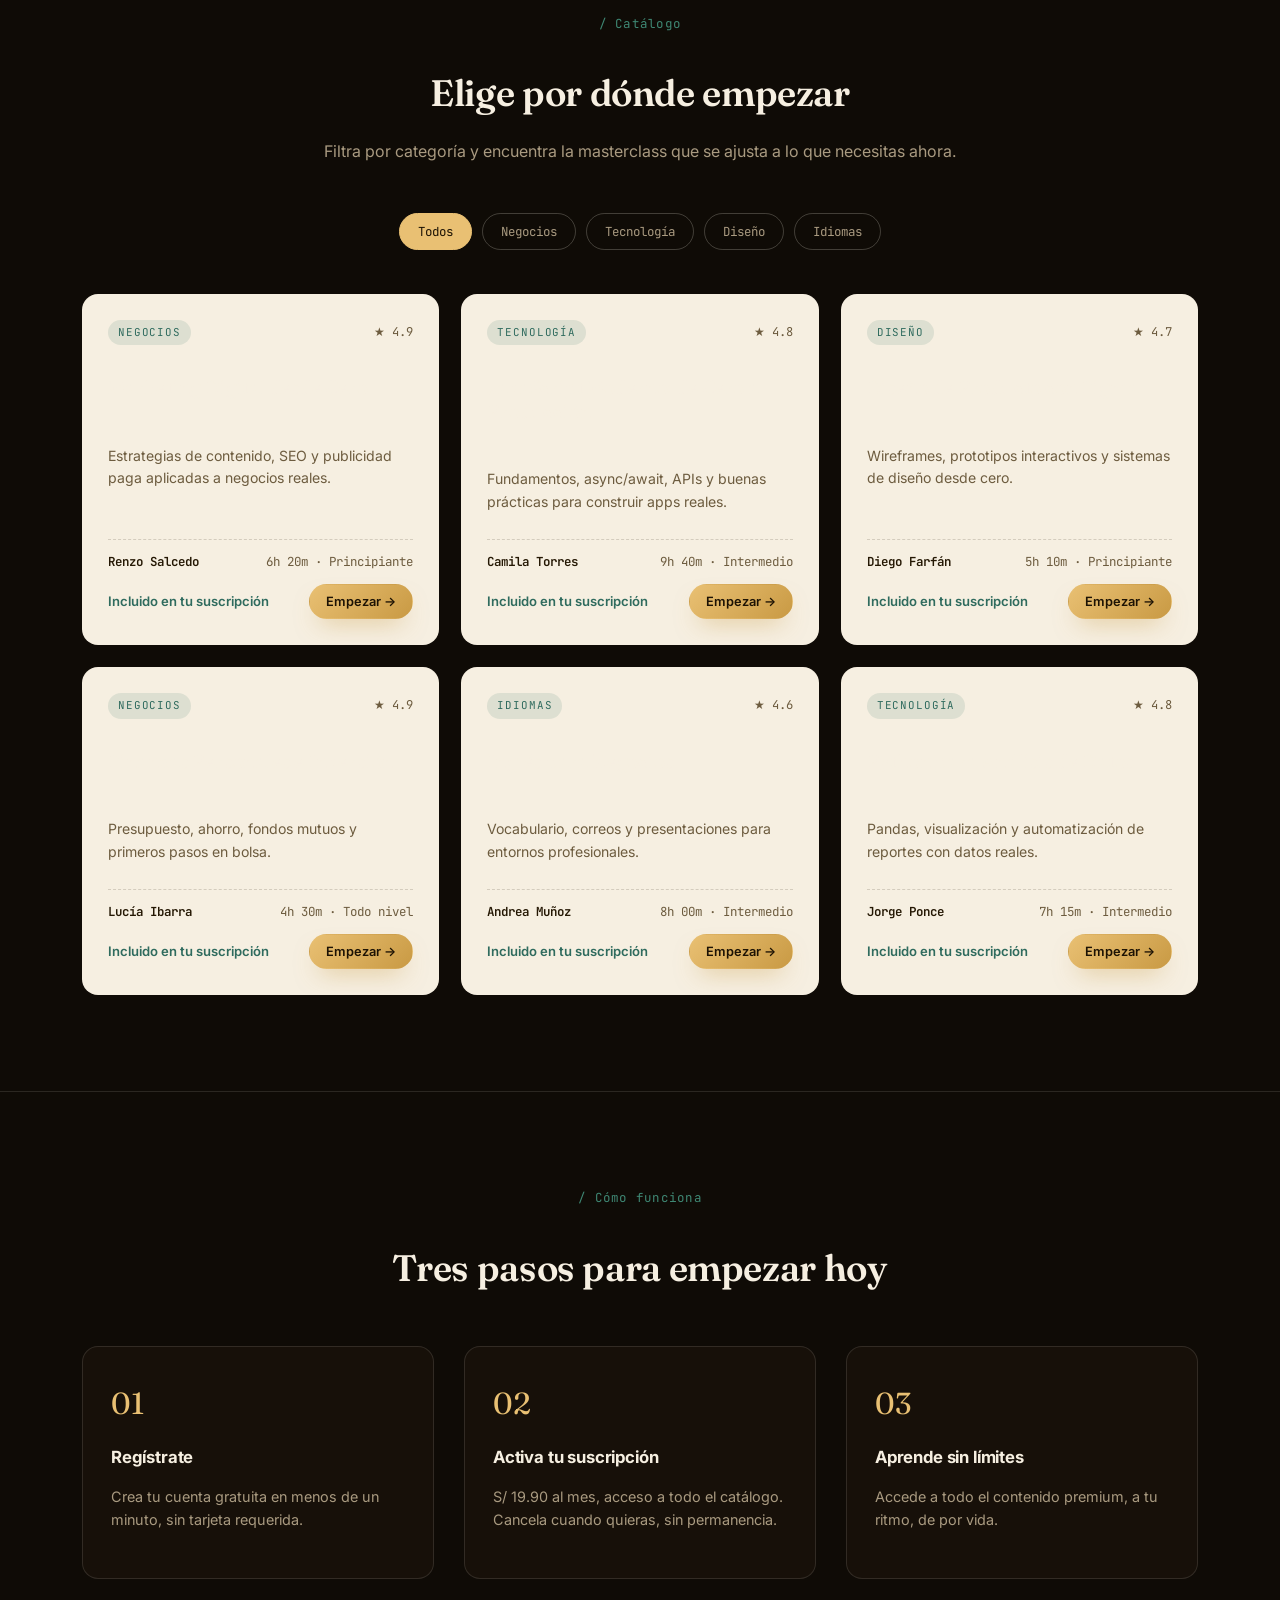
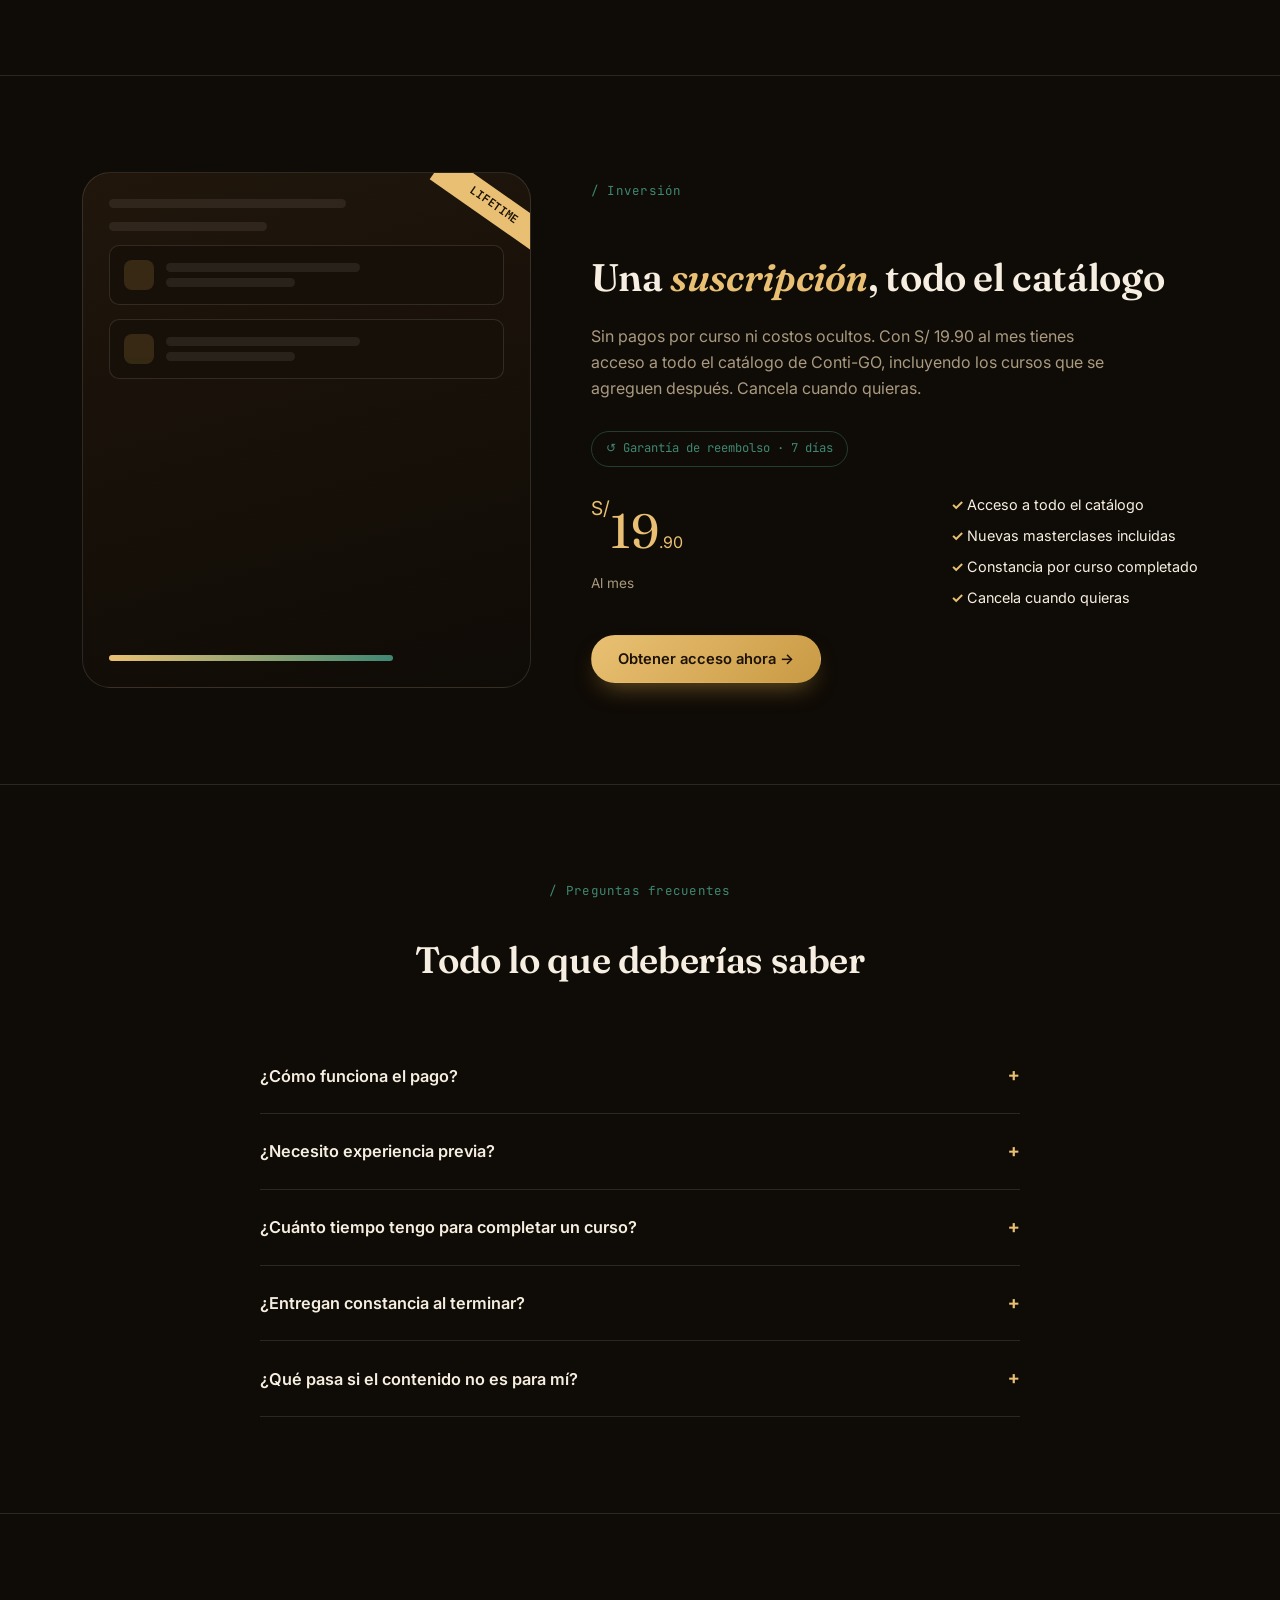
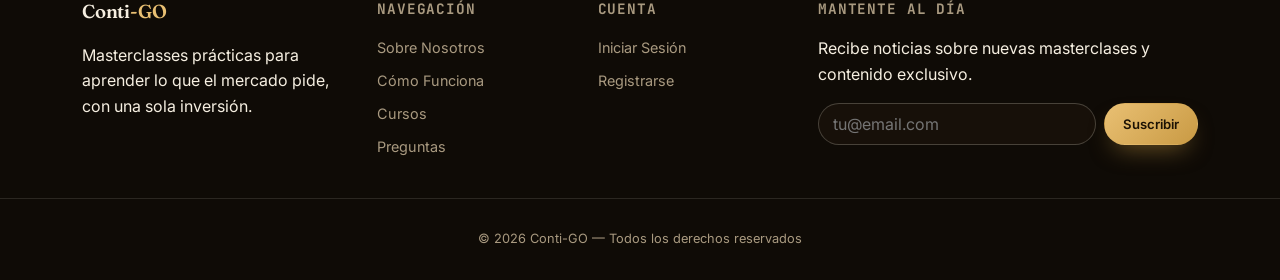
<file: hub.html>
<!DOCTYPE html>
<html lang="es">
<head>
<meta charset="UTF-8">
<meta name="viewport" content="width=device-width, initial-scale=1.0">
<title>Mi Biblioteca | Conti-GO</title>
<link rel="preconnect" href="https://fonts.googleapis.com">
<link rel="preconnect" href="https://fonts.gstatic.com" crossorigin>
<link href="https://fonts.googleapis.com/css2?family=Fraunces:ital,opsz,wght@0,9..144,400;0,9..144,600;0,9..144,700;1,9..144,500&family=Inter:wght@400;500;600;700;800&family=JetBrains+Mono:wght@400;500;600&display=swap" rel="stylesheet">
<link rel="stylesheet" href="theme.css">
<link rel="stylesheet" href="app.css">
</head>
<body>

<div class="toast-stack" id="toastStack"></div>

<header class="navbar">
  <div class="container navbar-inner">
    <a href="index.html" class="logo"><span class="logo-mark"></span>Conti<span class="accent">-GO</span></a>
    <nav class="nav-links">
      <a href="index.html">Catálogo</a>
    </nav>
    <div class="navbar-actions">
      <span id="adminBadge" class="admin-badge hidden">Admin</span>
      <span id="paidBadge" class="paid-badge hidden">Acceso activo</span>
      <button id="btnLogout" class="btn btn-outline btn-sm hidden">Cerrar Sesión</button>
    </div>
  </div>
</header>

<section class="section-border biblioteca-hero" style="padding-bottom:40px">
  <div class="container">
    <span class="eyebrow">/ Tu biblioteca</span>
    <h1 class="section-title" style="font-size:clamp(1.9rem,3.4vw,2.6rem)">Estantería de <span class="accent-italic">masterclasses</span></h1>
    <p id="heroSub" style="color:var(--text-dim);max-width:560px">Cargando tu acceso...</p>
  </div>
</section>

<!-- BLOQUEADO (sin pago) -->
<section id="lockedState" class="section-border hidden">
  <div class="container">
    <div class="locked-box">
      <span class="locked-icon">🔒</span>
      <h2>Aún no tienes acceso activo</h2>
      <p>Completa tu pago para desbloquear tu biblioteca de masterclasses con acceso de por vida.</p>
      <a href="pago.html" class="btn btn-primary" style="margin-top:18px">Completar pago →</a>
    </div>
  </div>
</section>

<!-- PANEL ADMIN: bandeja de pagos -->
<section id="adminInboxSection" class="section-border hidden">
  <div class="container">
    <div class="section-head">
      <span class="eyebrow">/ Zona del administrador</span>
      <h2 class="section-title">Bandeja de pagos</h2>
      <p>Aquí llegan los comprobantes enviados por los estudiantes. Confirma un pago para activar su acceso automáticamente.</p>
    </div>
    <div id="inboxList" class="inbox-list"></div>
  </div>
</section>

<!-- BIBLIOTECA -->
<section id="libraryState" class="section-border hidden">
  <div class="container">
    <div class="library-head">
      <div class="section-head" style="margin-bottom:0">
        <span class="eyebrow">/ Catálogo desbloqueado</span>
        <h2 class="section-title">Tus masterclasses</h2>
      </div>
      <button id="btnAddCourse" class="btn btn-primary hidden">+ Agregar curso</button>
    </div>
    <div id="shelfGrid" class="shelf-grid"></div>
  </div>
</section>

<!-- MODAL: nuevo curso (admin) -->
<div class="modal-overlay hidden" id="courseModal">
  <div class="modal">
    <button class="modal-close" data-close>&times;</button>
    <h2>Nuevo curso</h2>
    <p class="modal-sub">Se agregará a la biblioteca de todos los estudiantes con acceso.</p>
    <form id="courseForm">
      <label>Título del curso</label>
      <input type="text" id="courseTitle" required placeholder="Ej: Diseño UX Avanzado">
      <label>Categoría</label>
      <input type="text" id="courseCat" required placeholder="Ej: Diseño">
      <label>Instructor</label>
      <input type="text" id="courseInstructor" required placeholder="Nombre del instructor">
      <label>Nivel</label>
      <input type="text" id="courseLevel" required placeholder="Ej: Intermedio">
      <label>Descripción breve</label>
      <input type="text" id="courseDesc" required placeholder="Una línea sobre el curso">
      <button type="submit" class="btn btn-primary full">Crear curso</button>
    </form>
  </div>
</div>

<!-- MODAL: nuevo video (admin) -->
<div class="modal-overlay hidden" id="videoModal">
  <div class="modal">
    <button class="modal-close" data-close>&times;</button>
    <h2>Agregar video</h2>
    <p class="modal-sub" id="videoModalCourse"></p>
    <form id="videoForm">
      <label>Título del video</label>
      <input type="text" id="videoTitle" required placeholder="Ej: Clase 1 - Introducción">
      <label>Link del video</label>
      <input type="text" id="videoUrl" required placeholder="URL de YouTube, Vimeo o Supabase Storage">
      <button type="submit" class="btn btn-primary full">Agregar video</button>
    </form>
  </div>
</div>

<!-- MODAL: reproductor -->
<div class="modal-overlay hidden" id="playerModal">
  <div class="modal player-modal">
    <button class="modal-close" data-close>&times;</button>
    <h2 id="playerTitle">Video</h2>
    <div class="player-frame" id="playerFrame"></div>
  </div>
</div>

<script src="local-backend.js"></script>
<script>
(function(){
  "use strict";

  const toastStack = document.getElementById('toastStack');
  function toast(msg, type){
    const el = document.createElement('div');
    el.className = 'toast' + (type === 'error' ? ' error' : type === 'success' ? ' success' : '');
    el.textContent = msg;
    toastStack.appendChild(el);
    setTimeout(()=>{ el.style.opacity='0'; el.style.transition='opacity .25s ease'; setTimeout(()=>el.remove(),260); }, 3400);
  }
  window.contigoToast = toast;

  function open(modal){ modal.classList.remove('hidden'); document.body.style.overflow='hidden'; }
  function close(modal){ modal.classList.add('hidden'); document.body.style.overflow=''; }
  document.querySelectorAll('[data-close]').forEach(b=>b.addEventListener('click', ()=>{
    document.querySelectorAll('.modal-overlay').forEach(close);
  }));
  document.querySelectorAll('.modal-overlay').forEach(m=>m.addEventListener('click', (e)=>{ if(e.target===m) close(m); }));
  document.addEventListener('keydown', (e)=>{ if(e.key==='Escape') document.querySelectorAll('.modal-overlay').forEach(close); });

  let profile = null;
  let isAdmin = false;

  function embedUrl(url){
    if(/youtube\.com\/watch\?v=/.test(url)) return url.replace('watch?v=','embed/');
    if(/youtu\.be\//.test(url)) return url.replace('youtu.be/','www.youtube.com/embed/');
    if(/vimeo\.com\//.test(url)) return url.replace('vimeo.com/','player.vimeo.com/video/');
    return url;
  }

  function renderInbox(payments){
    const list = document.getElementById('inboxList');
    if(!payments.length){
      list.innerHTML = '<p class="hint">No hay mensajes de pago todavía.</p>';
      return;
    }
    list.innerHTML = payments.map(p=>`
      <div class="inbox-item ${p.status === 'completado' ? 'is-done' : ''}" data-id="${p.id}" data-user="${p.user_id}">
        <div class="inbox-main">
          <strong>${p.email}</strong>
          <span>${p.course_title || 'Acceso Conti-GO'} · S/ ${Number(p.amount).toFixed(2)}</span>
          ${p.note ? `<span class="inbox-note">Ref: ${p.note}</span>` : ''}
          <span class="inbox-date">${new Date(p.created_at).toLocaleString('es-PE')}</span>
        </div>
        <div class="inbox-actions">
          <span class="inbox-status">${p.status === 'completado' ? '✓ Completado' : 'Pendiente'}</span>
          ${p.status !== 'completado' ? `<button class="btn btn-primary btn-sm inbox-confirm">Marcar completado</button>` : ''}
        </div>
      </div>`).join('');

    list.querySelectorAll('.inbox-confirm').forEach(btn=>{
      btn.addEventListener('click', async (e)=>{
        const item = e.target.closest('.inbox-item');
        btn.disabled = true; btn.textContent = 'Confirmando...';
        const result = await contigoConfirmPayment(item.dataset.id, item.dataset.user);
        if(!result.ok){ toast(result.message,'error'); btn.disabled=false; btn.textContent='Marcar completado'; return; }
        toast('Pago confirmado. Acceso activado para el estudiante.', 'success');
        await loadInbox();
      });
    });
  }

  async function loadInbox(){
    const payments = await contigoListPayments();
    renderInbox(payments);
  }

  function renderShelf(courses){
    const grid = document.getElementById('shelfGrid');
    if(!courses.length){
      grid.innerHTML = '<p class="hint">Aún no hay cursos publicados en la biblioteca.</p>';
      return;
    }
    grid.innerHTML = courses.map(c => `
      <div class="shelf-card" data-course="${c.id}">
        <div class="shelf-spine"></div>
        <div class="shelf-content">
          <div class="course-tag-row"><span class="course-cat">${c.cat}</span><span class="course-rating">${c.level}</span></div>
          <h3>${c.title}</h3>
          <p>${c.description || ''}</p>
          <div class="course-meta"><span class="course-instructor">${c.instructor}</span><span>${(c.videos||[]).length} video(s)</span></div>

          <div class="video-list">
            ${(c.videos||[]).map(v => `
              <div class="video-row" data-video="${v.id}">
                <button class="video-play" data-url="${v.url}" data-title="${v.title}">▶ ${v.title}</button>
                ${isAdmin ? `<button class="video-remove" title="Quitar video">✕</button>` : ''}
              </div>`).join('') || '<p class="hint">Sin videos todavía.</p>'}
          </div>

          ${isAdmin ? `
            <div class="shelf-admin-actions">
              <button class="btn btn-outline btn-sm shelf-add-video">+ Video</button>
              <button class="btn btn-outline btn-sm shelf-remove-course">Eliminar curso</button>
            </div>` : ''}
        </div>
      </div>`).join('');

    grid.querySelectorAll('.video-play').forEach(btn=>{
      btn.addEventListener('click', ()=>{
        document.getElementById('playerTitle').textContent = btn.dataset.title;
        document.getElementById('playerFrame').innerHTML = `<iframe src="${embedUrl(btn.dataset.url)}" allow="autoplay; fullscreen; picture-in-picture" allowfullscreen></iframe>`;
        open(document.getElementById('playerModal'));
      });
    });

    if(isAdmin){
      grid.querySelectorAll('.video-remove').forEach(btn=>{
        btn.addEventListener('click', async (e)=>{
          const row = e.target.closest('.video-row');
          const result = await contigoDeleteVideo(row.dataset.video);
          if(!result.ok){ toast(result.message,'error'); return; }
          toast('Video eliminado.');
          await loadLibrary();
        });
      });
      grid.querySelectorAll('.shelf-add-video').forEach(btn=>{
        btn.addEventListener('click', (e)=>{
          const card = e.target.closest('.shelf-card');
          document.getElementById('videoForm').dataset.course = card.dataset.course;
          document.getElementById('videoModalCourse').textContent = card.querySelector('h3').textContent;
          open(document.getElementById('videoModal'));
        });
      });
      grid.querySelectorAll('.shelf-remove-course').forEach(btn=>{
        btn.addEventListener('click', async (e)=>{
          const card = e.target.closest('.shelf-card');
          if(!confirm('¿Eliminar este curso y todos sus videos?')) return;
          const result = await contigoDeleteCourse(card.dataset.course);
          if(!result.ok){ toast(result.message,'error'); return; }
          toast('Curso eliminado.');
          await loadLibrary();
        });
      });
    }
  }

  async function loadLibrary(){
    const courses = await contigoListCourses();
    renderShelf(courses);
  }

  document.getElementById('courseForm').addEventListener('submit', async (e)=>{
    e.preventDefault();
    const result = await contigoAddCourse({
      title: document.getElementById('courseTitle').value.trim(),
      cat: document.getElementById('courseCat').value.trim(),
      instructor: document.getElementById('courseInstructor').value.trim(),
      level: document.getElementById('courseLevel').value.trim(),
      description: document.getElementById('courseDesc').value.trim(),
    });
    if(!result.ok){ toast(result.message,'error'); return; }
    close(document.getElementById('courseModal'));
    e.target.reset();
    toast('Curso creado.', 'success');
    await loadLibrary();
  });

  document.getElementById('videoForm').addEventListener('submit', async (e)=>{
    e.preventDefault();
    const courseId = e.target.dataset.course;
    const result = await contigoAddVideo(courseId, {
      title: document.getElementById('videoTitle').value.trim(),
      url: document.getElementById('videoUrl').value.trim(),
    });
    if(!result.ok){ toast(result.message,'error'); return; }
    close(document.getElementById('videoModal'));
    e.target.reset();
    toast('Video agregado.', 'success');
    await loadLibrary();
  });

  document.getElementById('btnAddCourse').addEventListener('click', ()=>open(document.getElementById('courseModal')));

  document.getElementById('btnLogout').addEventListener('click', async ()=>{
    await contigoLogout();
    window.location.href = 'index.html';
  });

  async function init(){
    profile = await contigoGetSessionProfile();
    if(!profile){
      window.location.href = 'index.html';
      return;
    }
    isAdmin = profile.role === 'admin';

    document.getElementById('adminBadge').classList.toggle('hidden', !isAdmin);
    document.getElementById('paidBadge').classList.toggle('hidden', !(profile.has_paid || isAdmin));
    document.getElementById('btnLogout').classList.remove('hidden');

    const hasAccess = isAdmin || profile.has_paid;
    document.getElementById('heroSub').textContent = isAdmin
      ? 'Administra el catálogo: agrega cursos, sube videos y confirma pagos.'
      : (hasAccess ? 'Acceso de por vida a todo tu contenido desbloqueado.' : 'Completa tu pago para desbloquear tu biblioteca.');

    if(!hasAccess){
      document.getElementById('lockedState').classList.remove('hidden');
      return;
    }

    document.getElementById('libraryState').classList.remove('hidden');
    document.getElementById('btnAddCourse').classList.toggle('hidden', !isAdmin);
    await loadLibrary();

    if(isAdmin){
      document.getElementById('adminInboxSection').classList.remove('hidden');
      await loadInbox();
      contigoSubscribePayments(()=>loadInbox());
    }
  }

  init();
})();
</script>
</body>
</html>
</file>
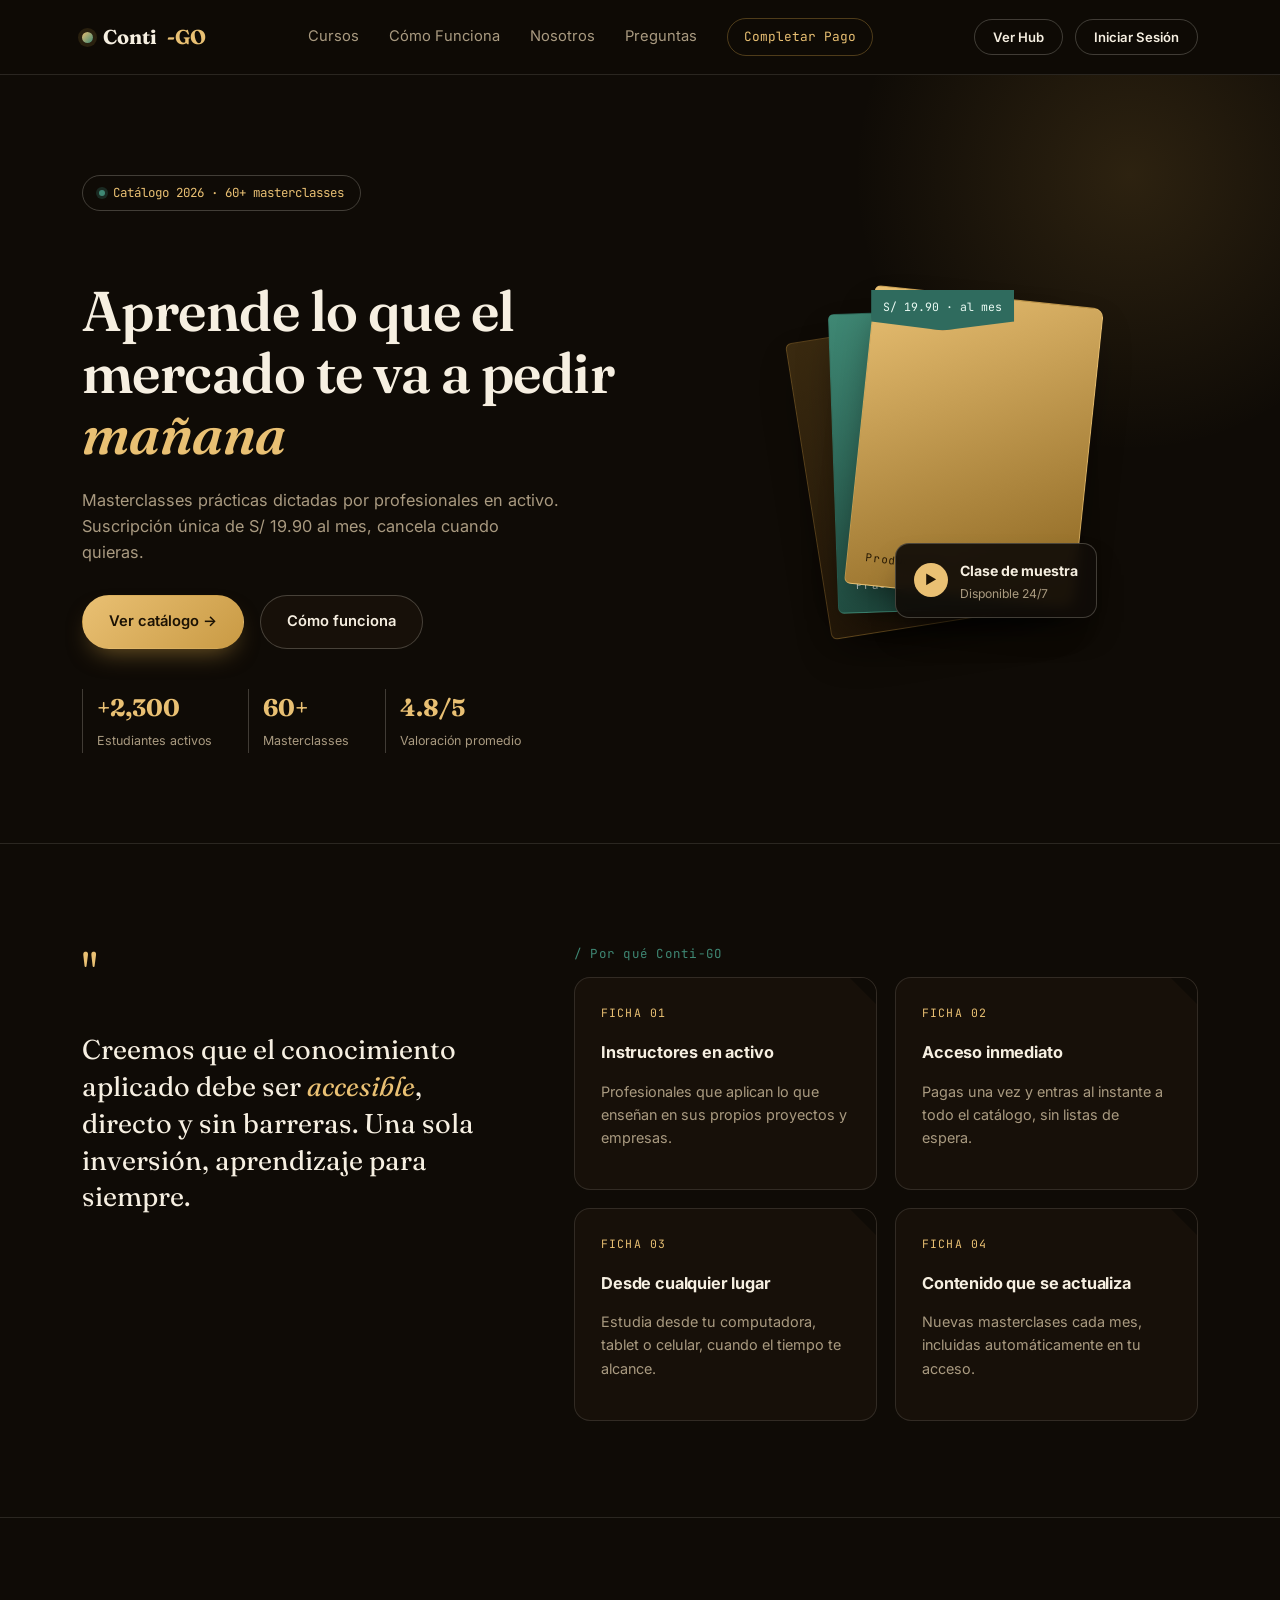
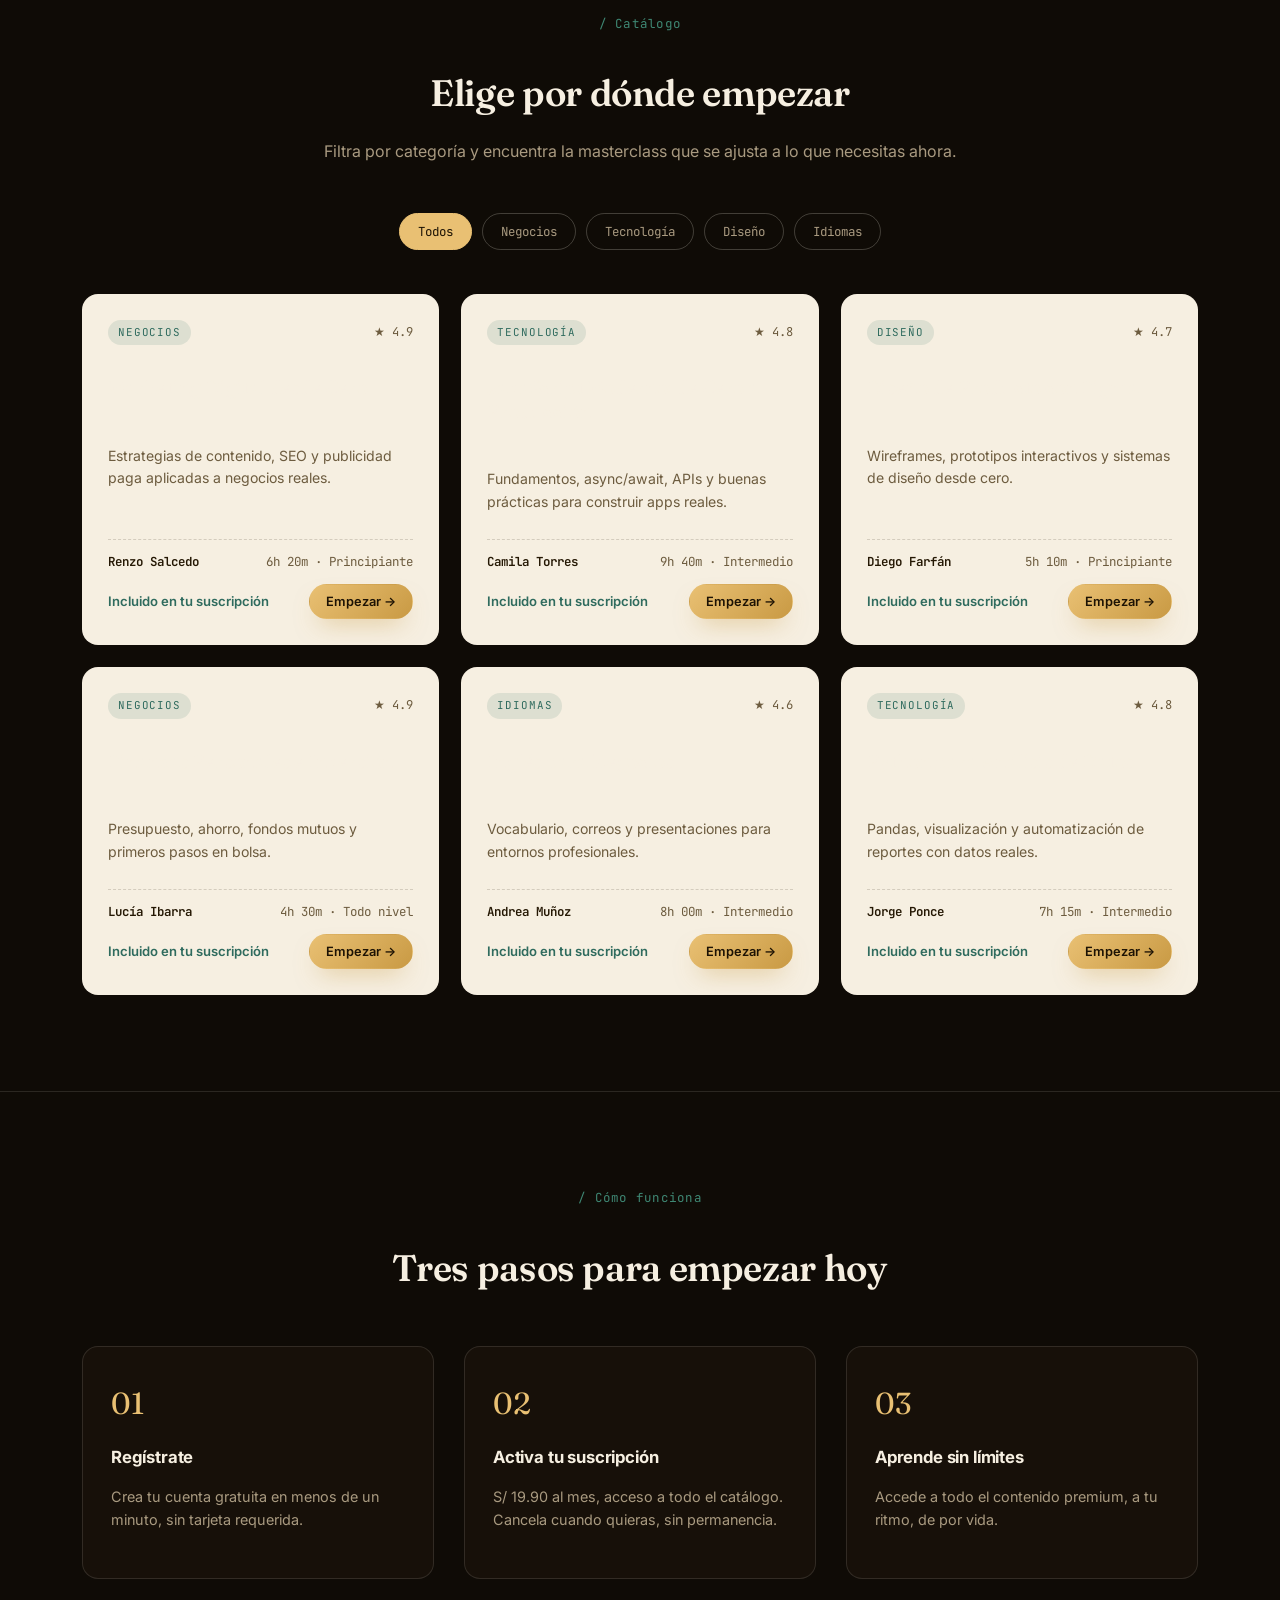
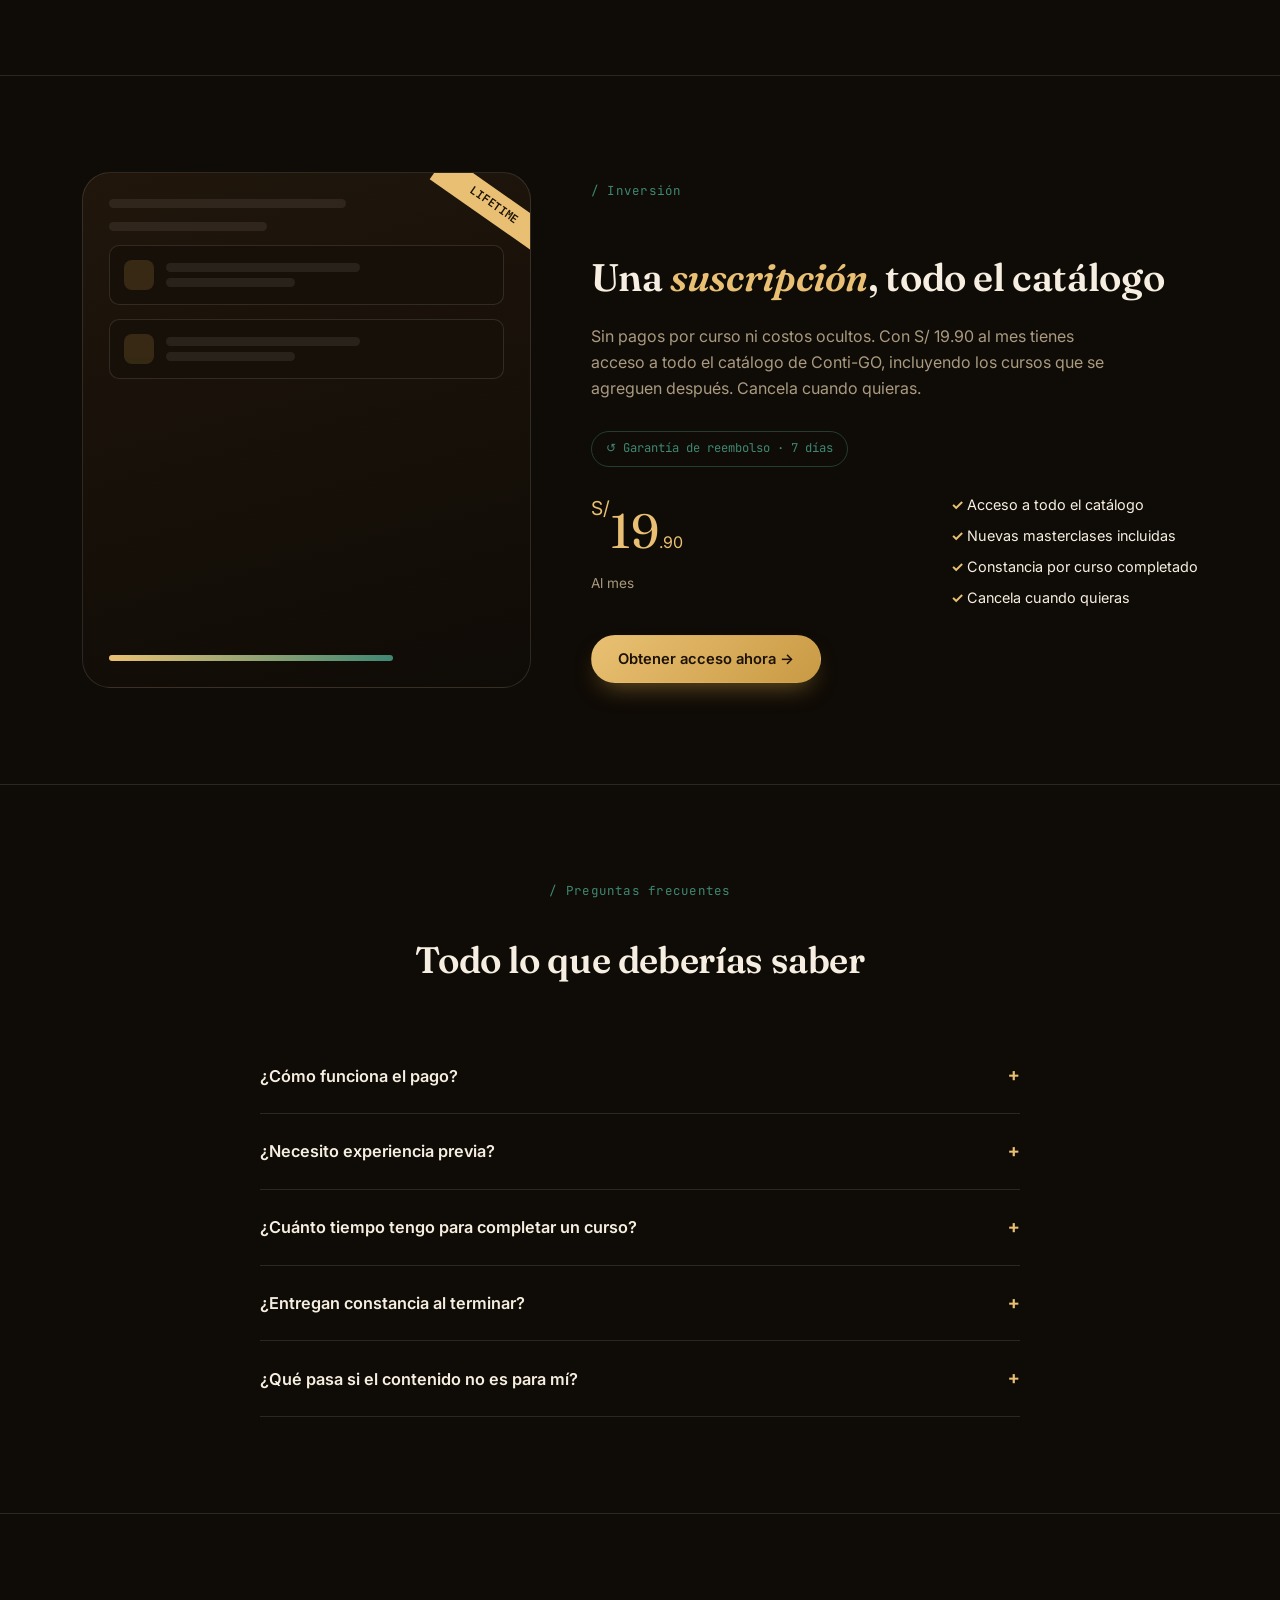
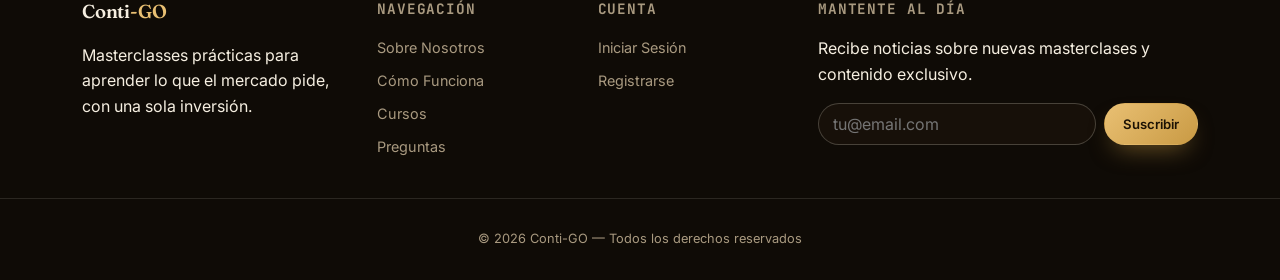
<file: pago.html>
<!DOCTYPE html>
<html lang="es">
<head>
<meta charset="UTF-8">
<meta name="viewport" content="width=device-width, initial-scale=1.0">
<title>Completar Pago | Conti-GO</title>
<link rel="preconnect" href="https://fonts.googleapis.com">
<link rel="preconnect" href="https://fonts.gstatic.com" crossorigin>
<link href="https://fonts.googleapis.com/css2?family=Fraunces:ital,opsz,wght@0,9..144,400;0,9..144,600;0,9..144,700;1,9..144,500&family=Inter:wght@400;500;600;700;800&family=JetBrains+Mono:wght@400;500;600&display=swap" rel="stylesheet">
<link rel="stylesheet" href="theme.css">
<link rel="stylesheet" href="app.css">
</head>
<body>

<div class="toast-stack" id="toastStack"></div>

<header class="navbar">
  <div class="container navbar-inner">
    <a href="index.html" class="logo"><span class="logo-mark"></span>Conti<span class="accent">-GO</span></a>
    <nav class="nav-links">
      <a href="index.html">← Volver al catálogo</a>
    </nav>
    <div class="navbar-actions">
      <span id="adminBadge" class="admin-badge hidden">Admin</span>
      <span id="paidBadge" class="paid-badge hidden">Acceso activo</span>
      <button id="btnLogout" class="btn btn-outline btn-sm hidden">Cerrar Sesión</button>
    </div>
  </div>
</header>

<section class="section-border" style="padding-top:64px">
  <div class="container pago-inner">

    <div class="pago-visual qr-card">
      <div class="mock-ribbon">PAGO POR YAPE</div>
      <div class="qr-frame" id="qrFrame">
        <img id="qrImage" alt="Código QR de pago" class="hidden">
        <div id="qrPlaceholder" class="qr-placeholder">
          <span>El administrador aún no ha subido un QR de pago.</span>
        </div>
      </div>
      <p class="qr-caption">Escanea este código QR con tu app <strong>Yape</strong> (o Plin / tu banco) y realiza la transferencia por el monto exacto de tu suscripción mensual.</p>

      <div id="adminQrPanel" class="admin-qr-panel hidden">
        <label class="hint">Panel de administrador · actualizar QR</label>
        <input type="file" id="qrFileInput" accept="image/*">
        <button class="btn btn-secondary btn-sm full" id="btnUploadQr" type="button">Subir nuevo QR</button>
      </div>
    </div>

    <div class="pago-info">
      <span class="eyebrow">/ Inversión</span>
      <h2>Completa tu <span class="accent-italic">pago</span></h2>
      <p id="courseSummary">Estás a punto de obtener acceso a Conti-GO.</p>

      <div class="price" style="margin-bottom:22px">
        <div><span class="currency">S/</span><span class="amount" id="amountLabel">19</span><span class="cents">.90</span><p class="price-label">Suscripción mensual</p></div>
      </div>

      <div id="paymentFormWrap">
        <label class="hint" style="display:block;margin-bottom:8px">Número de operación o referencia (opcional)</label>
        <input type="text" id="paymentNote" placeholder="Ej: Yape - Operación 004521" class="pago-input">
        <button class="btn btn-primary full" id="btnConfirmPayment" style="margin-top:16px">Ya realicé el pago →</button>
        <p class="hint" style="margin-top:14px">Tu acceso se activa automáticamente en cuanto el equipo de Conti-GO confirme la transferencia. Normalmente toma minutos.</p>
      </div>

      <div id="paymentSentState" class="payment-sent hidden">
        <div class="payment-sent-icon">✓</div>
        <h3>¡Listo! Enviamos tu comprobante</h3>
        <p>El administrador confirmará tu pago y tu acceso a la biblioteca de masterclasses se activará automáticamente.</p>
        <a href="hub.html" class="btn btn-secondary" style="margin-top:18px">Ir a mi biblioteca →</a>
      </div>

      <div id="alreadyPaidState" class="payment-sent hidden">
        <div class="payment-sent-icon">★</div>
        <h3>Ya tienes acceso activo</h3>
        <p>Puedes entrar directamente a tu biblioteca de masterclases.</p>
        <a href="hub.html" class="btn btn-primary" style="margin-top:18px">Ir a mi biblioteca →</a>
      </div>
    </div>
  </div>
</section>

<script src="local-backend.js"></script>
<script>
(function(){
  "use strict";

  const toastStack = document.getElementById('toastStack');
  function toast(msg, type){
    const el = document.createElement('div');
    el.className = 'toast' + (type === 'error' ? ' error' : type === 'success' ? ' success' : '');
    el.textContent = msg;
    toastStack.appendChild(el);
    setTimeout(()=>{ el.style.opacity='0'; el.style.transition='opacity .25s ease'; setTimeout(()=>el.remove(),260); }, 3400);
  }
  window.contigoToast = toast;

  let profile = null;

  async function init(){
    profile = await contigoGetSessionProfile();
    if(!profile){
      toast('Debes iniciar sesión para completar tu pago.', 'error');
      window.location.href = 'index.html';
      return;
    }

    document.getElementById('adminBadge').classList.toggle('hidden', profile.role !== 'admin');
    document.getElementById('paidBadge').classList.toggle('hidden', !(profile.has_paid || profile.role === 'admin'));
    document.getElementById('btnLogout').classList.remove('hidden');
    document.getElementById('adminQrPanel').classList.toggle('hidden', profile.role !== 'admin');

    const courseTitle = sessionStorage.getItem('contigo_selected_course');
    const coursePrice = sessionStorage.getItem('contigo_selected_price') || '19.90';
    document.getElementById('amountLabel').textContent = coursePrice.split('.')[0];
    document.getElementById('courseSummary').textContent = courseTitle
      ? `Estás a punto de obtener acceso a "${courseTitle}".`
      : 'Estás a punto de obtener acceso a Conti-GO.';

    if(profile.has_paid || profile.role === 'admin'){
      document.getElementById('paymentFormWrap').classList.add('hidden');
      document.getElementById('alreadyPaidState').classList.remove('hidden');
    }

    const qrUrl = await contigoGetPaymentQr();
    if(qrUrl){
      const img = document.getElementById('qrImage');
      img.src = qrUrl;
      img.classList.remove('hidden');
      document.getElementById('qrPlaceholder').classList.add('hidden');
    }
  }

  document.getElementById('btnConfirmPayment').addEventListener('click', async ()=>{
    const btn = document.getElementById('btnConfirmPayment');
    btn.disabled = true; btn.textContent = 'Enviando...';

    const courseTitle = sessionStorage.getItem('contigo_selected_course');
    const price = parseFloat(sessionStorage.getItem('contigo_selected_price') || '19.90');
    const note = document.getElementById('paymentNote').value.trim();

    const result = await contigoCreatePaymentRequest({ courseTitle, amount: price, note });

    btn.disabled = false; btn.textContent = 'Ya realicé el pago →';

    if(!result.ok){
      toast(result.message || 'No se pudo enviar tu pago.', 'error');
      return;
    }

    document.getElementById('paymentFormWrap').classList.add('hidden');
    document.getElementById('paymentSentState').classList.remove('hidden');
    toast('Comprobante enviado. Esperando confirmación del admin.', 'success');
  });

  document.getElementById('btnUploadQr').addEventListener('click', async ()=>{
    const input = document.getElementById('qrFileInput');
    if(!input.files || !input.files[0]){ toast('Selecciona una imagen primero.', 'error'); return; }
    const btn = document.getElementById('btnUploadQr');
    btn.disabled = true; btn.textContent = 'Subiendo...';

    const result = await contigoSetPaymentQr(input.files[0]);

    btn.disabled = false; btn.textContent = 'Subir nuevo QR';

    if(!result.ok){ toast(result.message || 'No se pudo subir el QR.', 'error'); return; }

    const img = document.getElementById('qrImage');
    img.src = result.url;
    img.classList.remove('hidden');
    document.getElementById('qrPlaceholder').classList.add('hidden');
    toast('QR de pago actualizado.', 'success');
  });

  document.getElementById('btnLogout').addEventListener('click', async ()=>{
    await contigoLogout();
    window.location.href = 'index.html';
  });

  init();
})();
</script>
</body>
</html>
</file>
<file: theme.css>
/* =========================================================
   CONTI-GO — THEME
   Editorial / "biblioteca de masterclasses" — ink, oro y teal
   ========================================================= */

:root{
  /* tinta (fondos oscuros) */
  --ink:#0f0b06;
  --ink-2:#171009;
  --ink-3:#20160c;

  /* papel (tarjetas claras) */
  --paper:#f6efe1;
  --ink-text:#241703;
  --ink-text-dim:#6d5c3f;

  /* acentos */
  --gold:#c99a44;
  --gold-hi:#e9c073;
  --teal:#2f6b5e;
  --teal-hi:#3f8874;

  /* texto sobre fondo oscuro */
  --text:#f6efe1;
  --text-dim:#a99a80;

  /* líneas */
  --line:rgba(246,239,225,.12);
  --line-strong:rgba(246,239,225,.22);
  --line-soft:rgba(36,23,3,.16);

  /* geometría */
  --r-sm:10px;
  --r-md:16px;
  --r-lg:28px;
  --ease:cubic-bezier(.22,.61,.36,1);

  /* tipografía */
  --serif:'Fraunces', serif;
  --sans:'Inter', -apple-system, BlinkMacSystemFont, sans-serif;
  --mono:'JetBrains Mono', ui-monospace, monospace;
}

/* ============ RESET ============ */
*,*::before,*::after{box-sizing:border-box}
html{scroll-behavior:smooth}
body{
  margin:0;
  background:var(--ink);
  color:var(--text);
  font-family:var(--sans);
  font-size:16px;
  line-height:1.6;
  -webkit-font-smoothing:antialiased;
  overflow-x:hidden;
}
img{max-width:100%;display:block}
a{color:inherit;text-decoration:none}
button,input{font-family:inherit;font-size:inherit;color:inherit}
button{cursor:pointer}
ul{margin:0;padding:0}

h1,h2,h3{
  font-family:var(--serif);
  font-weight:600;
  color:var(--text);
  letter-spacing:-.01em;
}
h1{font-weight:600}

.container{
  max-width:1180px;
  margin:0 auto;
  padding:0 32px;
}

.hidden{display:none !important}

.accent{color:var(--gold-hi)}
.accent-italic{font-style:italic;color:var(--gold-hi)}

.section-border{
  padding:96px 0;
  border-top:1px solid var(--line);
  position:relative;
}

.eyebrow{
  display:inline-block;
  font-family:var(--mono);
  font-size:.78rem;
  letter-spacing:.1em;
  color:var(--teal-hi);
  margin-bottom:14px;
}
.eyebrow.center{display:block;text-align:center}

.section-head{max-width:640px;margin-bottom:48px}
.section-head.center{max-width:640px;margin:0 auto 48px;text-align:center}
.section-title{font-size:clamp(1.7rem,3vw,2.3rem);margin-bottom:12px}
.section-head p{color:var(--text-dim);font-size:1rem}

/* ============ BOTONES ============ */
.btn{
  display:inline-flex;
  align-items:center;
  justify-content:center;
  gap:8px;
  padding:14px 26px;
  border-radius:999px;
  font-family:var(--sans);
  font-weight:600;
  font-size:.92rem;
  border:1px solid transparent;
  transition:transform .25s var(--ease), box-shadow .25s var(--ease), background .25s var(--ease), color .25s var(--ease), border-color .25s var(--ease);
  white-space:nowrap;
}
.btn:active{transform:translateY(1px) scale(.98)}

.btn-primary{
  background:linear-gradient(135deg,var(--gold-hi),var(--gold));
  color:#1c1204;
  box-shadow:0 12px 24px -10px rgba(201,154,68,.55);
}
.btn-primary:hover{
  transform:translateY(-2px);
  box-shadow:0 16px 30px -10px rgba(201,154,68,.7);
}

.btn-secondary{
  background:var(--ink-2);
  color:var(--text);
  border-color:var(--line-strong);
}
.btn-secondary:hover{
  border-color:var(--gold-hi);
  color:var(--gold-hi);
  transform:translateY(-2px);
}

.btn-outline{
  background:transparent;
  color:var(--text);
  border-color:var(--line-strong);
}
.btn-outline:hover{
  border-color:var(--gold-hi);
  color:var(--gold-hi);
}

.btn-sm{padding:9px 18px;font-size:.82rem}
.btn.full{width:100%}

/* ============ NAVBAR ============ */
.navbar{
  position:sticky;
  top:0;
  z-index:50;
  background:rgba(15,11,6,.78);
  backdrop-filter:blur(14px);
  -webkit-backdrop-filter:blur(14px);
  border-bottom:1px solid var(--line);
}
.navbar-inner{
  display:flex;
  align-items:center;
  justify-content:space-between;
  padding:18px 32px;
  gap:24px;
}
.logo{
  display:flex;
  align-items:center;
  gap:10px;
  font-family:var(--serif);
  font-size:1.25rem;
  font-weight:700;
  color:var(--text);
}
.logo-mark{
  width:11px;height:11px;border-radius:50%;
  background:linear-gradient(135deg,var(--gold-hi),var(--teal-hi));
  box-shadow:0 0 0 4px rgba(201,154,68,.15);
}
.nav-links{
  display:flex;
  align-items:center;
  gap:30px;
  font-size:.92rem;
  color:var(--text-dim);
}
.nav-links a{transition:color .2s var(--ease)}
.nav-links a:hover{color:var(--text)}
.nav-links a.nav-highlight{
  color:var(--gold-hi);
  border:1px solid rgba(201,154,68,.35);
  padding:8px 16px;
  border-radius:999px;
  font-family:var(--mono);
  font-size:.8rem;
  transition:background .2s var(--ease), color .2s var(--ease);
}
.nav-links a.nav-highlight:hover{background:rgba(201,154,68,.12)}

.navbar-actions{display:flex;align-items:center;gap:12px}
.admin-badge,.paid-badge{
  font-family:var(--mono);
  font-size:.72rem;
  letter-spacing:.05em;
  padding:6px 12px;
  border-radius:999px;
}
.admin-badge{
  color:#1c1204;
  background:linear-gradient(135deg,var(--gold-hi),var(--gold));
}
.paid-badge{
  color:var(--teal-hi);
  border:1px solid rgba(63,136,116,.5);
  background:rgba(63,136,116,.12);
}

@media (max-width:980px){
  .nav-links{display:none}
}

/* ============ TOASTS ============ */
.toast-stack{
  position:fixed;
  top:24px;right:24px;
  z-index:200;
  display:flex;
  flex-direction:column;
  gap:10px;
  max-width:320px;
}
.toast{
  background:var(--ink-2);
  border:1px solid var(--line-strong);
  border-left:3px solid var(--gold-hi);
  border-radius:var(--r-sm);
  padding:14px 18px;
  font-size:.88rem;
  color:var(--text);
  box-shadow:0 18px 34px -14px rgba(0,0,0,.7);
  animation:toastIn .35s var(--ease);
}
.toast.success{border-left-color:var(--teal-hi)}
.toast.error{border-left-color:#d97757}

@keyframes toastIn{
  from{opacity:0;transform:translateX(30px)}
  to{opacity:1;transform:translateX(0)}
}

/* ============ MODALES ============ */
.modal-overlay{
  position:fixed;
  inset:0;
  z-index:150;
  background:rgba(10,7,4,.72);
  backdrop-filter:blur(6px);
  display:flex;
  align-items:center;
  justify-content:center;
  padding:24px;
  animation:overlayIn .25s var(--ease);
}
@keyframes overlayIn{from{opacity:0}to{opacity:1}}

.modal{
  position:relative;
  width:100%;
  max-width:420px;
  background:var(--ink-2);
  border:1px solid var(--line-strong);
  border-radius:var(--r-lg);
  padding:38px 34px;
  box-shadow:0 40px 80px -20px rgba(0,0,0,.8);
  animation:modalIn .35s var(--ease);
}
@keyframes modalIn{
  from{opacity:0;transform:translateY(18px) scale(.97)}
  to{opacity:1;transform:translateY(0) scale(1)}
}

.modal h2{font-size:1.5rem;margin-bottom:8px}
.modal-sub{color:var(--text-dim);font-size:.9rem;margin-bottom:26px}
.modal-close{
  position:absolute;
  top:18px;right:18px;
  width:32px;height:32px;
  border-radius:50%;
  border:1px solid var(--line-strong);
  background:transparent;
  color:var(--text-dim);
  font-size:1.1rem;
  line-height:1;
  display:flex;align-items:center;justify-content:center;
  transition:all .2s var(--ease);
}
.modal-close:hover{color:var(--text);border-color:var(--gold-hi)}

.modal form{display:flex;flex-direction:column;gap:6px}
.modal label{
  font-size:.8rem;
  color:var(--text-dim);
  margin:12px 0 6px;
  font-family:var(--mono);
}
.modal label:first-of-type{margin-top:0}
.modal input[type=text],
.modal input[type=email],
.modal input[type=password]{
  width:100%;
  background:var(--ink-3);
  border:1px solid var(--line-strong);
  border-radius:var(--r-sm);
  padding:12px 14px;
  color:var(--text);
  transition:border-color .2s var(--ease);
}
.modal input:focus{outline:none;border-color:var(--gold-hi)}

.pw-wrap{position:relative;display:flex}
.pw-wrap input{flex:1;padding-right:64px !important}
.pw-toggle{
  position:absolute;
  right:6px;top:50%;
  transform:translateY(-50%);
  background:transparent;
  border:none;
  color:var(--gold-hi);
  font-family:var(--mono);
  font-size:.72rem;
  padding:6px 10px;
}

.checkbox-label{
  display:flex;
  align-items:center;
  gap:10px;
  font-size:.86rem;
  color:var(--text-dim);
  cursor:pointer;
}
.checkbox-label input{accent-color:var(--gold-hi);width:16px;height:16px}

.admin-toggle{
  margin-top:16px;
  padding-top:16px;
  border-top:1px dashed var(--line);
}
.admin-toggle .hint{
  font-size:.76rem;
  color:var(--text-dim);
  margin-top:6px;
}

.form-error{
  color:#e2947a;
  font-size:.82rem;
  background:rgba(217,119,87,.1);
  border:1px solid rgba(217,119,87,.3);
  border-radius:var(--r-sm);
  padding:10px 12px;
  margin-top:14px;
}

.modal-switch{
  text-align:center;
  margin-top:22px;
  font-size:.86rem;
  color:var(--text-dim);
}
.modal-switch a{color:var(--gold-hi);font-weight:600}
.modal-switch a:hover{text-decoration:underline}

.modal button[type=submit]{margin-top:22px}

.oauth-divider{
  display:flex;
  align-items:center;
  gap:14px;
  margin:22px 0 16px;
  color:var(--text-dim);
  font-family:var(--mono);
  font-size:.72rem;
  text-transform:uppercase;
  letter-spacing:.08em;
}
.oauth-divider::before,.oauth-divider::after{
  content:"";
  flex:1;
  height:1px;
  background:var(--line);
}
.oauth-btn{
  display:flex;
  align-items:center;
  justify-content:center;
  gap:10px;
}
.oauth-btn svg{flex-shrink:0}

/* ============ TARJETAS FICHA (vision) ============ */
.card-fold{
  position:relative;
  background:var(--ink-2);
  border:1px solid var(--line);
  border-radius:var(--r-md);
  padding:26px;
  overflow:hidden;
  transition:transform .3s var(--ease), border-color .3s var(--ease);
}
.card-fold:hover{
  transform:translateY(-4px);
  border-color:rgba(201,154,68,.35);
}

/* ============ REVEAL ON SCROLL ============ */
.reveal{
  opacity:0;
  transform:translateY(26px);
  transition:opacity .7s var(--ease), transform .7s var(--ease);
}
.reveal.in-view{opacity:1;transform:translateY(0)}

@media (prefers-reduced-motion:reduce){
  .reveal{opacity:1;transform:none;transition:none}
  *{animation-duration:.01ms !important;transition-duration:.01ms !important}
}

/* ============ FLOTACIÓN DECORATIVA (hero) ============ */
@keyframes float{
  0%,100%{transform:translateY(0)}
  50%{transform:translateY(-10px)}
}
.hero-visual .book-stack{animation:float 6s ease-in-out infinite}
.hero-visual .floating-card{animation:float 5s ease-in-out infinite .4s}
.hero:hover .book-stack{animation-play-state:paused}
</file>
<file: app.css>
/* ==========================================================
   CONTI-GO — Estilos de pago.html y hub.html
   Reutiliza las variables definidas en theme.css
   ========================================================== */

/* ============ PAGO / QR ============ */
.qr-card{padding:30px;display:flex;flex-direction:column;gap:16px;align-items:center;text-align:center}
.qr-frame{
  width:100%;
  max-width:260px;
  aspect-ratio:1/1;
  background:var(--paper);
  border-radius:var(--r-md);
  display:flex;
  align-items:center;
  justify-content:center;
  overflow:hidden;
  border:1px solid var(--line);
}
.qr-frame img{width:100%;height:100%;object-fit:contain;padding:14px}
.qr-placeholder{color:var(--ink-text-dim);font-size:.82rem;padding:24px;font-family:var(--mono)}
.qr-caption{color:var(--text-dim);font-size:.85rem;max-width:280px}

.admin-qr-panel{
  width:100%;
  border-top:1px dashed var(--line);
  padding-top:16px;
  margin-top:8px;
  display:flex;
  flex-direction:column;
  gap:10px;
  text-align:left;
}
.admin-qr-panel input[type=file]{
  font-size:.8rem;
  color:var(--text-dim);
}

.pago-input{
  width:100%;
  background:var(--ink-3);
  border:1px solid var(--line-strong);
  border-radius:var(--r-sm);
  padding:12px 14px;
  color:var(--text);
  transition:border-color .2s var(--ease);
}
.pago-input:focus{outline:none;border-color:var(--gold-hi)}

.payment-sent{text-align:center;padding:30px 10px}
.payment-sent-icon{
  width:56px;height:56px;
  border-radius:50%;
  background:linear-gradient(135deg,var(--gold-hi),var(--teal-hi));
  color:#1c1204;
  display:flex;align-items:center;justify-content:center;
  font-size:1.4rem;
  margin:0 auto 18px;
}
.payment-sent h3{margin-bottom:8px}
.payment-sent p{color:var(--text-dim);font-size:.92rem;max-width:380px;margin:0 auto}

/* ============ LOCKED STATE ============ */
.locked-box{
  max-width:460px;
  margin:0 auto;
  text-align:center;
  background:var(--ink-2);
  border:1px solid var(--line);
  border-radius:var(--r-lg);
  padding:48px 36px;
}
.locked-icon{font-size:2.2rem;display:block;margin-bottom:16px}
.locked-box p{color:var(--text-dim);margin-top:10px}

/* ============ BANDEJA DE PAGOS (admin) ============ */
.inbox-list{display:flex;flex-direction:column;gap:12px;max-width:820px}
.inbox-item{
  display:flex;
  justify-content:space-between;
  align-items:center;
  gap:20px;
  background:var(--ink-2);
  border:1px solid var(--line);
  border-left:3px solid var(--gold-hi);
  border-radius:var(--r-sm);
  padding:16px 20px;
  flex-wrap:wrap;
}
.inbox-item.is-done{border-left-color:var(--teal-hi);opacity:.72}
.inbox-main{display:flex;flex-direction:column;gap:3px;font-size:.86rem}
.inbox-main strong{font-size:.94rem}
.inbox-main span{color:var(--text-dim)}
.inbox-note{font-family:var(--mono);font-size:.76rem;color:var(--gold-hi) !important}
.inbox-date{font-family:var(--mono);font-size:.72rem}
.inbox-actions{display:flex;align-items:center;gap:14px}
.inbox-status{font-family:var(--mono);font-size:.78rem;color:var(--text-dim)}

/* ============ BIBLIOTECA (estantería) ============ */
.library-head{display:flex;justify-content:space-between;align-items:flex-end;gap:20px;margin-bottom:36px;flex-wrap:wrap}
.shelf-grid{display:grid;grid-template-columns:repeat(2,1fr);gap:22px}

.shelf-card{
  display:flex;
  background:var(--paper);
  border-radius:var(--r-md);
  overflow:hidden;
  transition:transform .3s var(--ease), box-shadow .3s var(--ease);
}
.shelf-card:hover{transform:translateY(-4px);box-shadow:0 22px 40px -16px rgba(0,0,0,.5)}
.shelf-spine{width:8px;background:linear-gradient(180deg,var(--gold-hi),var(--teal-hi))}
.shelf-content{padding:24px;color:var(--ink-text);display:flex;flex-direction:column;gap:12px;flex:1}
.shelf-content h3{font-family:var(--serif);font-size:1.15rem;color:var(--ink-text)}
.shelf-content p{color:var(--ink-text-dim);font-size:.86rem}

.video-list{display:flex;flex-direction:column;gap:6px;border-top:1px dashed var(--line-soft);padding-top:12px}
.video-row{display:flex;align-items:center;justify-content:space-between;gap:10px}
.video-play{
  flex:1;
  text-align:left;
  background:rgba(47,107,94,.08);
  border:1px solid rgba(47,107,94,.2);
  border-radius:var(--r-sm);
  padding:9px 12px;
  font-size:.84rem;
  color:var(--ink-text);
  transition:background .2s var(--ease);
}
.video-play:hover{background:rgba(47,107,94,.16)}
.video-remove{
  width:28px;height:28px;
  border-radius:50%;
  border:1px solid var(--line-soft);
  background:transparent;
  color:var(--ink-text-dim);
  flex-shrink:0;
  transition:all .2s var(--ease);
}
.video-remove:hover{border-color:#c0503a;color:#c0503a}

.shelf-admin-actions{display:flex;gap:10px;border-top:1px dashed var(--line-soft);padding-top:12px}

/* ============ REPRODUCTOR ============ */
.player-modal{max-width:720px}
.player-frame{
  width:100%;
  aspect-ratio:16/9;
  background:#000;
  border-radius:var(--r-sm);
  overflow:hidden;
  margin-top:14px;
}
.player-frame iframe{width:100%;height:100%;border:0}

@media (max-width:760px){
  .shelf-grid{grid-template-columns:1fr}
  .shelf-card{flex-direction:column}
  .shelf-spine{width:100%;height:8px}
}
</file>
